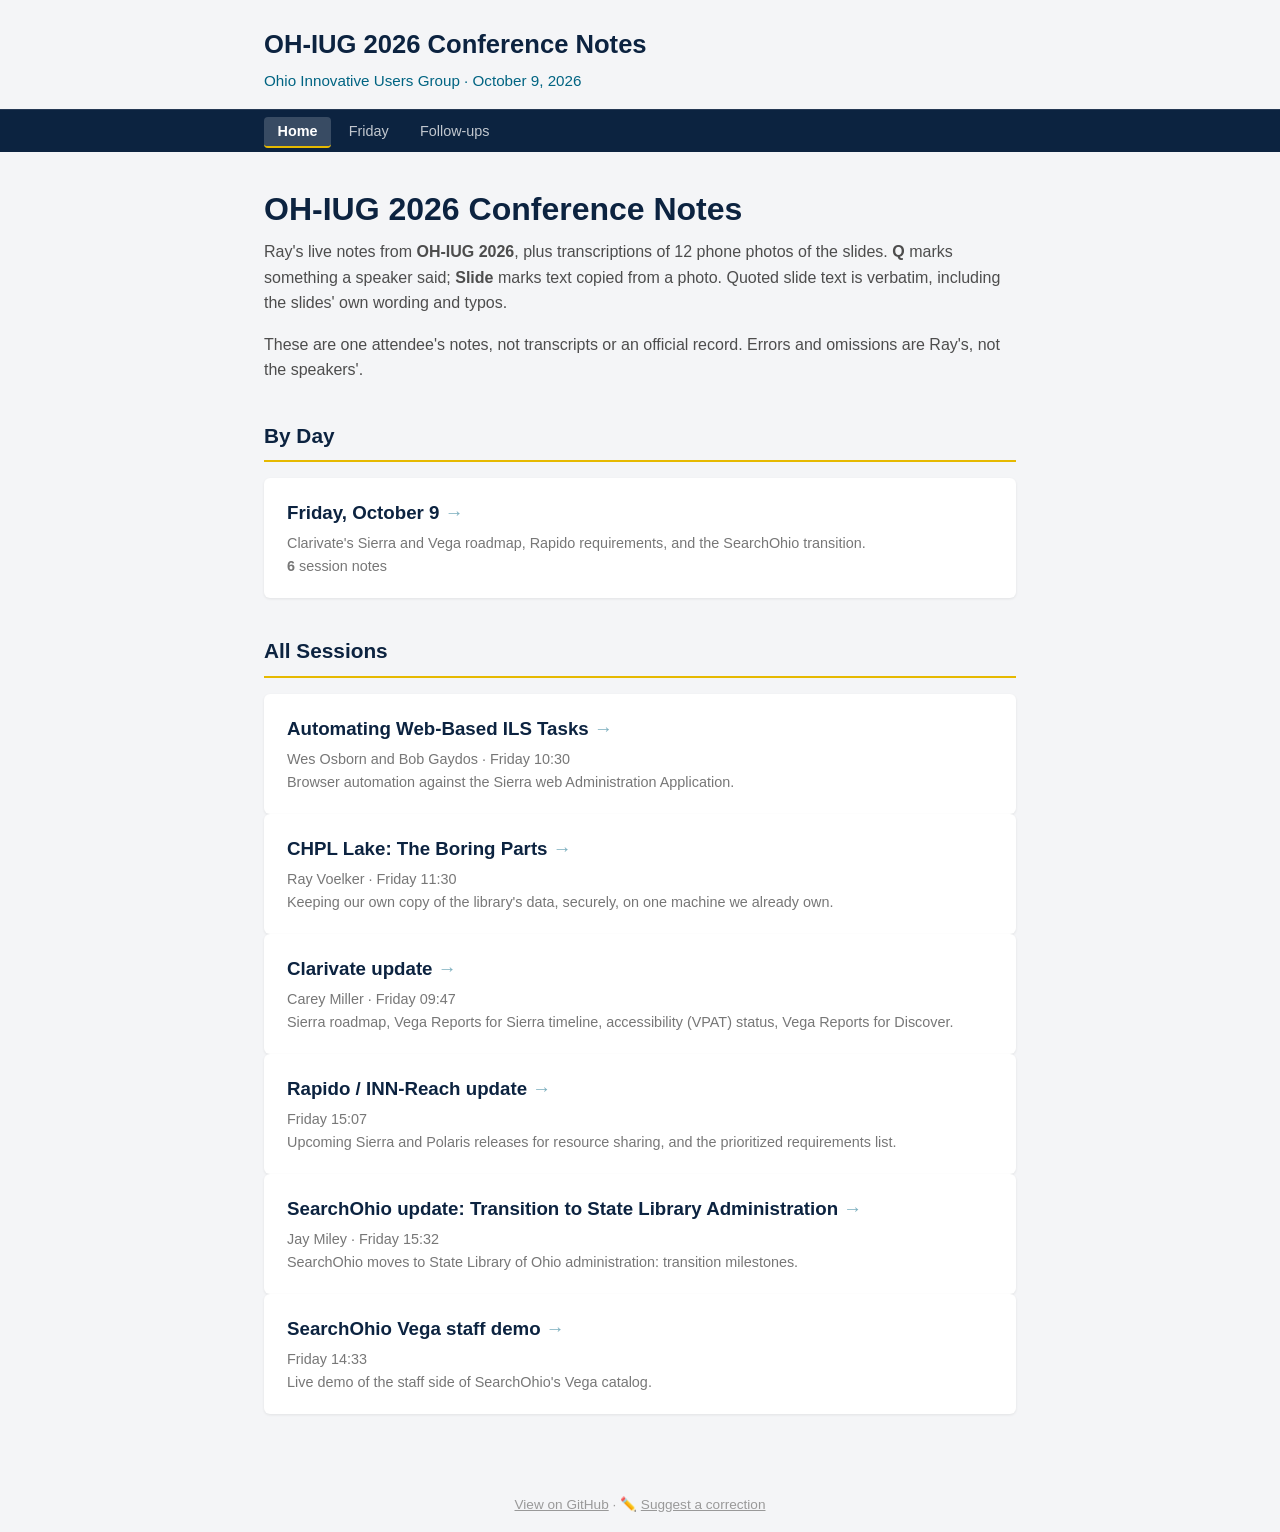
<file: docs/index.html>
<!DOCTYPE html>
<html lang="en">
<head>
  <meta charset="UTF-8">
  <meta name="viewport" content="width=device-width, initial-scale=1.0">
  <title>OH-IUG 2026 Conference Notes</title>
  <meta name="description" content="Ray's personal notes from the Ohio Innovative Users Group day, October 9, 2026.">
  <meta property="og:title" content="OH-IUG 2026 Conference Notes">
  <meta property="og:description" content="Ray's personal notes from the Ohio Innovative Users Group day, October 9, 2026.">
  
  <meta property="og:url" content="https://rayvoelker.github.io/ohiug2026-shared/index.html">
  <meta property="og:type" content="website">
  <meta property="og:site_name" content="OH-IUG 2026 Conference Notes">
  <meta name="twitter:card" content="summary">
  <meta name="twitter:title" content="OH-IUG 2026 Conference Notes">
  <meta name="twitter:description" content="Ray's personal notes from the Ohio Innovative Users Group day, October 9, 2026.">
  
  <link rel="stylesheet" href="style.css">
  <link rel="help" href="llms.txt" title="LLM site navigation">
  
</head>
<body>

  
  <header class="site-header">
    <h1 class="site-title"><a href="index.html">OH-IUG 2026 Conference Notes</a></h1>
    <p class="site-subtitle">Ohio Innovative Users Group &middot; October 9, 2026</p>
  </header>
  

  <nav>
    <ul>
      
      <li><a href="index.html" class="active">Home</a></li>
      
      <li><a href="friday.html">Friday</a></li>
      
      <li><a href="follow-ups.html">Follow-ups</a></li>
      
    </ul>
  </nav>

  <div class="container">
    
    
<h1>OH-IUG 2026 Conference Notes</h1>


<p>Ray's live notes from <strong>OH-IUG 2026</strong>, plus transcriptions of 12 phone photos of the slides.
<strong>Q</strong> marks something a speaker said; <strong>Slide</strong> marks text copied from a photo. Quoted slide text is
verbatim, including the slides' own wording and typos.</p>
<p>These are one attendee's notes, not transcripts or an official record. Errors and omissions are Ray's,
not the speakers'.</p>




<h2>By Day</h2>
<div class="section-list">
  
  <a class="day-card" href="friday.html">
    <div class="day-info">
      <h3>Friday, October 9</h3>
      <p>Clarivate's Sierra and Vega roadmap, Rapido requirements, and the SearchOhio transition.</p>
      <p><strong>6</strong> session notes</p>
    </div>
  </a>
  
</div>




<h2>All Sessions</h2>
<div class="section-list">
  
  <a class="day-card" href="automating-web-based-ils-tasks.html">
    <div class="day-info">
      <h3>Automating Web-Based ILS Tasks</h3>
      <p>Wes Osborn and Bob Gaydos &middot; Friday 10:30
      </p>
      <p>Browser automation against the Sierra web Administration Application.</p>
    </div>
  </a>
  
  <a class="day-card" href="boring-parts.html">
    <div class="day-info">
      <h3>CHPL Lake: The Boring Parts</h3>
      <p>Ray Voelker &middot; Friday 11:30
      </p>
      <p>Keeping our own copy of the library's data, securely, on one machine we already own.</p>
    </div>
  </a>
  
  <a class="day-card" href="clarivate-update.html">
    <div class="day-info">
      <h3>Clarivate update</h3>
      <p>Carey Miller &middot; Friday 09:47
      </p>
      <p>Sierra roadmap, Vega Reports for Sierra timeline, accessibility (VPAT) status, Vega Reports for Discover.</p>
    </div>
  </a>
  
  <a class="day-card" href="rapido-inn-reach-update.html">
    <div class="day-info">
      <h3>Rapido / INN-Reach update</h3>
      <p>Friday 15:07
      </p>
      <p>Upcoming Sierra and Polaris releases for resource sharing, and the prioritized requirements list.</p>
    </div>
  </a>
  
  <a class="day-card" href="searchohio-transition.html">
    <div class="day-info">
      <h3>SearchOhio update: Transition to State Library Administration</h3>
      <p>Jay Miley &middot; Friday 15:32
      </p>
      <p>SearchOhio moves to State Library of Ohio administration: transition milestones.</p>
    </div>
  </a>
  
  <a class="day-card" href="searchohio-vega-staff-demo.html">
    <div class="day-info">
      <h3>SearchOhio Vega staff demo</h3>
      <p>Friday 14:33
      </p>
      <p>Live demo of the staff side of SearchOhio's Vega catalog.</p>
    </div>
  </a>
  
</div>


  </div>

  <div class="footer">
    
    <div class="footer-text">
      
      <a href="https://github.com/rayvoelker/ohiug2026-shared">View on GitHub</a>
       &middot; &#9999;&#65039; <a href="https://github.com/rayvoelker/ohiug2026-shared/issues/new?title=Correction:+OH-IUG%202026%20Conference%20Notes&body=Page:+index.html%0A%0ACorrection:">Suggest a correction</a>
    </div>
  </div>

</body>
</html>
</file>
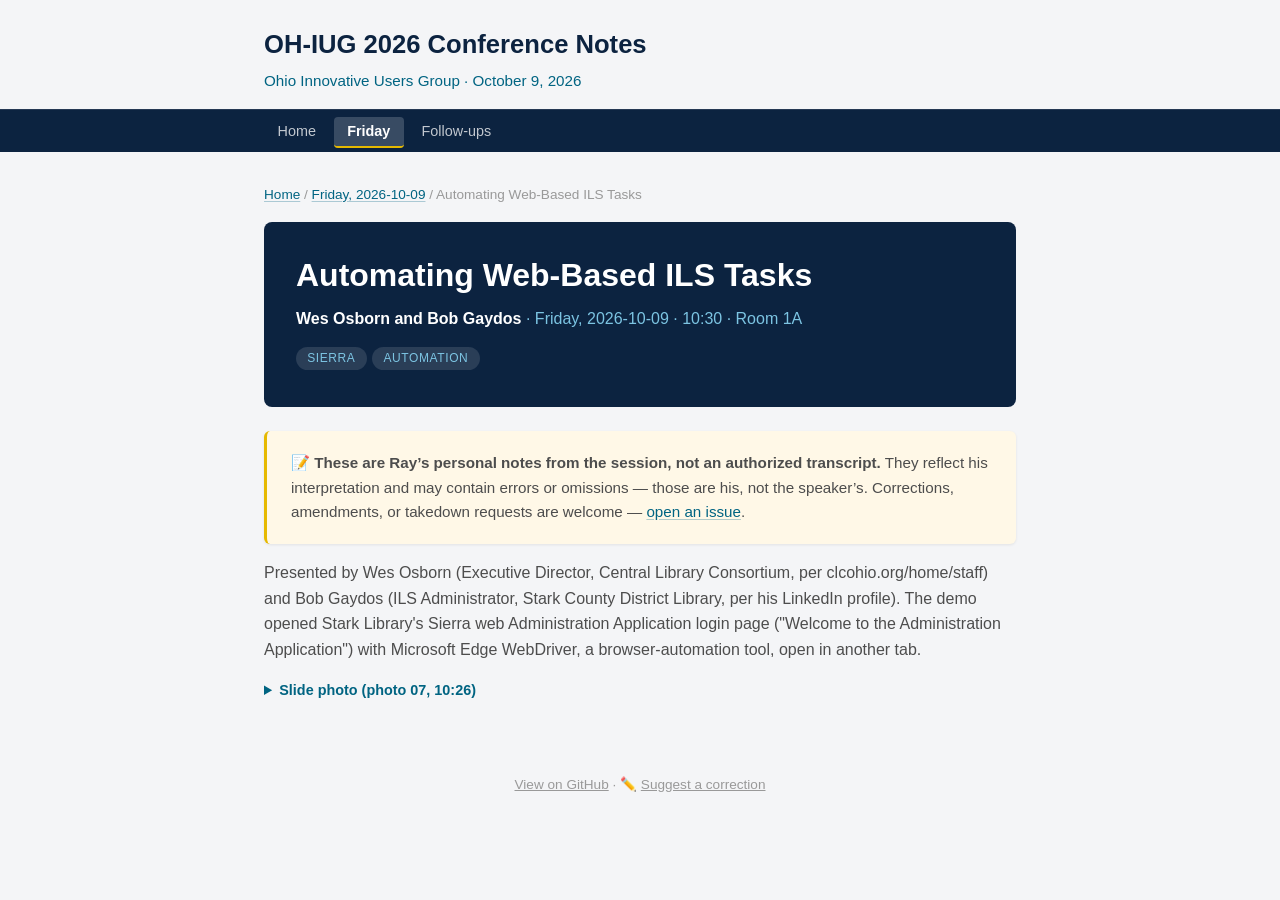
<file: docs/automating-web-based-ils-tasks.html>
<!DOCTYPE html>
<html lang="en">
<head>
  <meta charset="UTF-8">
  <meta name="viewport" content="width=device-width, initial-scale=1.0">
  <title>Automating Web-Based ILS Tasks — OH-IUG 2026 Conference Notes</title>
  <meta name="description" content="Browser automation against the Sierra web Administration Application.">
  <meta property="og:title" content="Automating Web-Based ILS Tasks">
  <meta property="og:description" content="Browser automation against the Sierra web Administration Application.">
  
  <meta property="og:url" content="https://rayvoelker.github.io/ohiug2026-shared/automating-web-based-ils-tasks.html">
  <meta property="og:type" content="article">
  <meta property="og:site_name" content="OH-IUG 2026 Conference Notes">
  <meta name="twitter:card" content="summary">
  <meta name="twitter:title" content="Automating Web-Based ILS Tasks">
  <meta name="twitter:description" content="Browser automation against the Sierra web Administration Application.">
  
  <link rel="stylesheet" href="style.css">
  <link rel="help" href="llms.txt" title="LLM site navigation">
  
</head>
<body>

  
  <header class="site-header">
    <h1 class="site-title"><a href="index.html">OH-IUG 2026 Conference Notes</a></h1>
    <p class="site-subtitle">Ohio Innovative Users Group &middot; October 9, 2026</p>
  </header>
  

  <nav>
    <ul>
      
      <li><a href="index.html">Home</a></li>
      
      <li><a href="friday.html" class="active">Friday</a></li>
      
      <li><a href="follow-ups.html">Follow-ups</a></li>
      
    </ul>
  </nav>

  <div class="container">
    
<div class="breadcrumb"><a href="index.html">Home</a> / <a href="friday.html">Friday, 2026-10-09</a> / Automating Web-Based ILS Tasks</div>

    
<div class="session-hero">
  <h1>Automating Web-Based ILS Tasks</h1>
  <p class="hero-meta"><strong>Wes Osborn and Bob Gaydos</strong> &middot; Friday, 2026-10-09 &middot; 10:30 &middot; Room 1A</p>
  
  <div class="hero-tags">
    <span class="tag-chip">Sierra</span><span class="tag-chip">automation</span>
  </div>
  
  
  
</div>



<div class="card supplemental-banner">
  <p>&#128221; <strong>These are Ray&rsquo;s personal notes from the session, not an authorized transcript.</strong> They reflect his interpretation and may contain errors or omissions &mdash; those are his, not the speaker&rsquo;s. Corrections, amendments, or takedown requests are welcome &mdash; <a href="https://github.com/rayvoelker/ohiug2026-shared/issues">open an issue</a>.</p>
</div>




<p>Presented by Wes Osborn (Executive Director, Central Library Consortium, per clcohio.org/home/staff) and Bob Gaydos (ILS Administrator, Stark County District Library, per his LinkedIn profile). The demo opened Stark Library's Sierra web Administration
Application login page (&quot;Welcome to the Administration Application&quot;) with Microsoft Edge WebDriver, a
browser-automation tool, open in another tab.</p>
<details class="slide-photo">
<summary>Slide photo (photo 07, 10:26)</summary>
<img src="photos/photo-07.jpg" alt="Photo 07">
</details>





  </div>

  <div class="footer">
    
    <div class="footer-text">
      
      <a href="https://github.com/rayvoelker/ohiug2026-shared">View on GitHub</a>
       &middot; &#9999;&#65039; <a href="https://github.com/rayvoelker/ohiug2026-shared/issues/new?title=Correction:+Automating%20Web-Based%20ILS%20Tasks&body=Page:+automating-web-based-ils-tasks.html%0A%0ACorrection:">Suggest a correction</a>
    </div>
  </div>

</body>
</html>
</file>
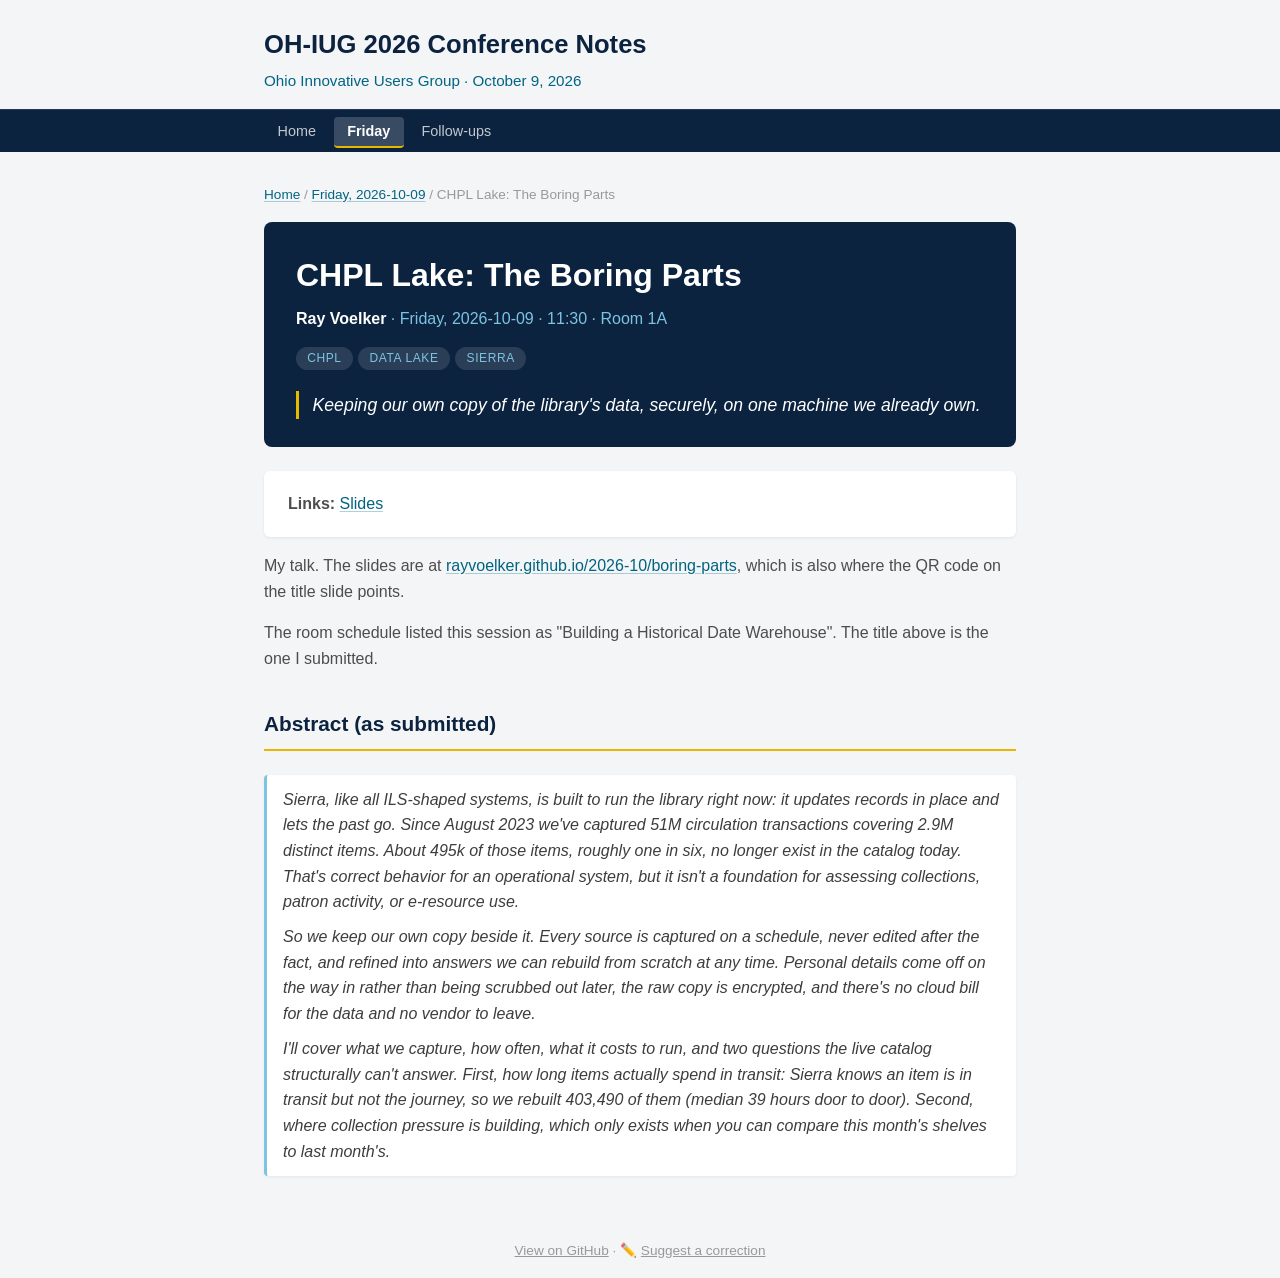
<file: docs/boring-parts.html>
<!DOCTYPE html>
<html lang="en">
<head>
  <meta charset="UTF-8">
  <meta name="viewport" content="width=device-width, initial-scale=1.0">
  <title>CHPL Lake: The Boring Parts — OH-IUG 2026 Conference Notes</title>
  <meta name="description" content="Keeping our own copy of the library's data, securely, on one machine we already own.">
  <meta property="og:title" content="CHPL Lake: The Boring Parts">
  <meta property="og:description" content="Keeping our own copy of the library's data, securely, on one machine we already own.">
  
  <meta property="og:url" content="https://rayvoelker.github.io/ohiug2026-shared/boring-parts.html">
  <meta property="og:type" content="article">
  <meta property="og:site_name" content="OH-IUG 2026 Conference Notes">
  <meta name="twitter:card" content="summary">
  <meta name="twitter:title" content="CHPL Lake: The Boring Parts">
  <meta name="twitter:description" content="Keeping our own copy of the library's data, securely, on one machine we already own.">
  
  <link rel="stylesheet" href="style.css">
  <link rel="help" href="llms.txt" title="LLM site navigation">
  
</head>
<body>

  
  <header class="site-header">
    <h1 class="site-title"><a href="index.html">OH-IUG 2026 Conference Notes</a></h1>
    <p class="site-subtitle">Ohio Innovative Users Group &middot; October 9, 2026</p>
  </header>
  

  <nav>
    <ul>
      
      <li><a href="index.html">Home</a></li>
      
      <li><a href="friday.html" class="active">Friday</a></li>
      
      <li><a href="follow-ups.html">Follow-ups</a></li>
      
    </ul>
  </nav>

  <div class="container">
    
<div class="breadcrumb"><a href="index.html">Home</a> / <a href="friday.html">Friday, 2026-10-09</a> / CHPL Lake: The Boring Parts</div>

    
<div class="session-hero">
  <h1>CHPL Lake: The Boring Parts</h1>
  <p class="hero-meta"><strong>Ray Voelker</strong> &middot; Friday, 2026-10-09 &middot; 11:30 &middot; Room 1A</p>
  
  <div class="hero-tags">
    <span class="tag-chip">CHPL</span><span class="tag-chip">data lake</span><span class="tag-chip">Sierra</span>
  </div>
  
  <p class="hero-verdict">Keeping our own copy of the library's data, securely, on one machine we already own.</p>
  
</div>





<div class="card">
  <p><strong>Links:</strong>
    <a href="https://rayvoelker.github.io/2026-10/boring-parts/">Slides</a>
  </p>
</div>


<p>My talk. The slides are at
<a href="https://rayvoelker.github.io/2026-10/boring-parts/">rayvoelker.github.io/2026-10/boring-parts</a>, which
is also where the QR code on the title slide points.</p>
<p>The room schedule listed this session as &quot;Building a Historical Date Warehouse&quot;. The title above is the
one I submitted.</p>
<h2>Abstract (as submitted)</h2>
<blockquote>
<p>Sierra, like all ILS-shaped systems, is built to run the library right now: it updates
records in place and lets the past go. Since August 2023 we've captured 51M circulation
transactions covering 2.9M distinct items. About 495k of those items, roughly one in six,
no longer exist in the catalog today. That's correct behavior for an operational system,
but it isn't a foundation for assessing collections, patron activity, or e-resource use.</p>
<p>So we keep our own copy beside it. Every source is captured on a schedule, never edited
after the fact, and refined into answers we can rebuild from scratch at any time. Personal
details come off on the way in rather than being scrubbed out later, the raw copy is
encrypted, and there's no cloud bill for the data and no vendor to leave.</p>
<p>I'll cover what we capture, how often, what it costs to run, and two questions the live
catalog structurally can't answer. First, how long items actually spend in transit: Sierra
knows an item is in transit but not the journey, so we rebuilt 403,490 of them (median 39
hours door to door). Second, where collection pressure is building, which only exists when
you can compare this month's shelves to last month's.</p>
</blockquote>




  </div>

  <div class="footer">
    
    <div class="footer-text">
      
      <a href="https://github.com/rayvoelker/ohiug2026-shared">View on GitHub</a>
       &middot; &#9999;&#65039; <a href="https://github.com/rayvoelker/ohiug2026-shared/issues/new?title=Correction:+CHPL%20Lake%3A%20The%20Boring%20Parts&body=Page:+boring-parts.html%0A%0ACorrection:">Suggest a correction</a>
    </div>
  </div>

</body>
</html>
</file>
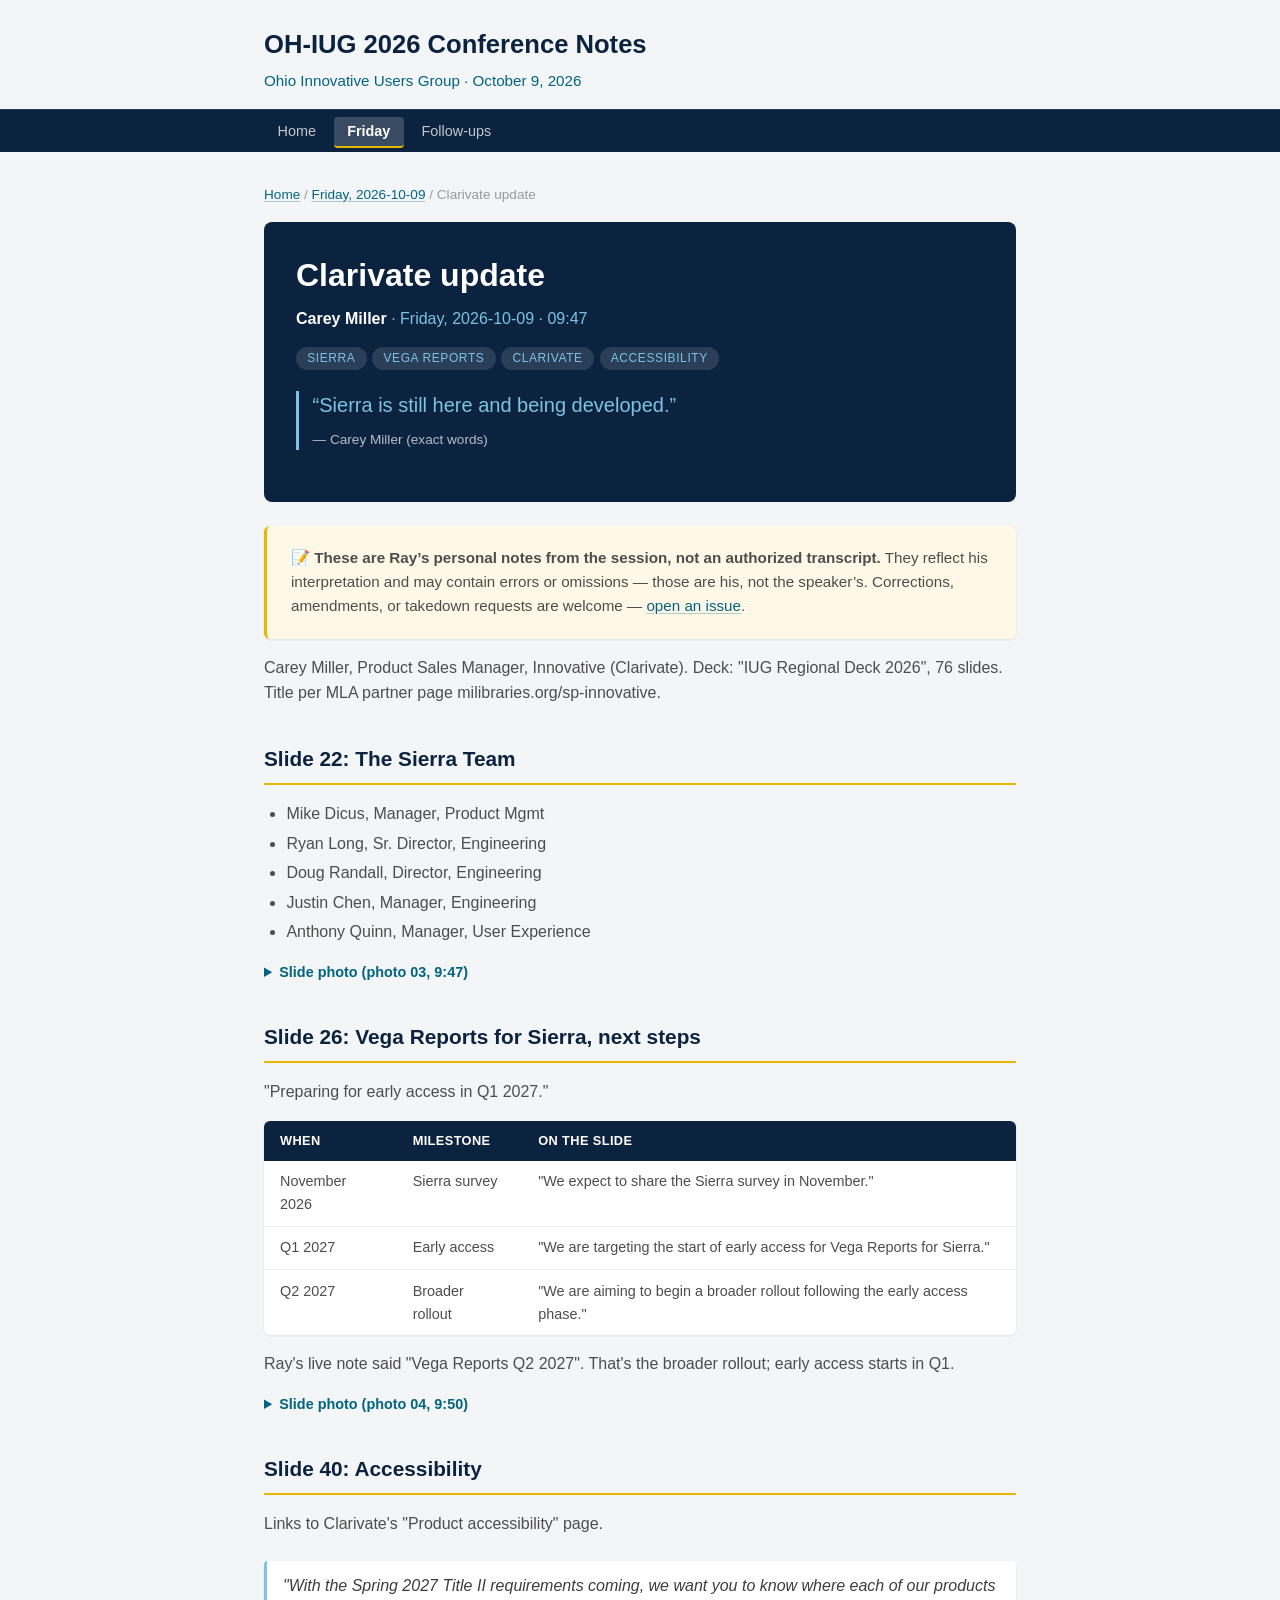
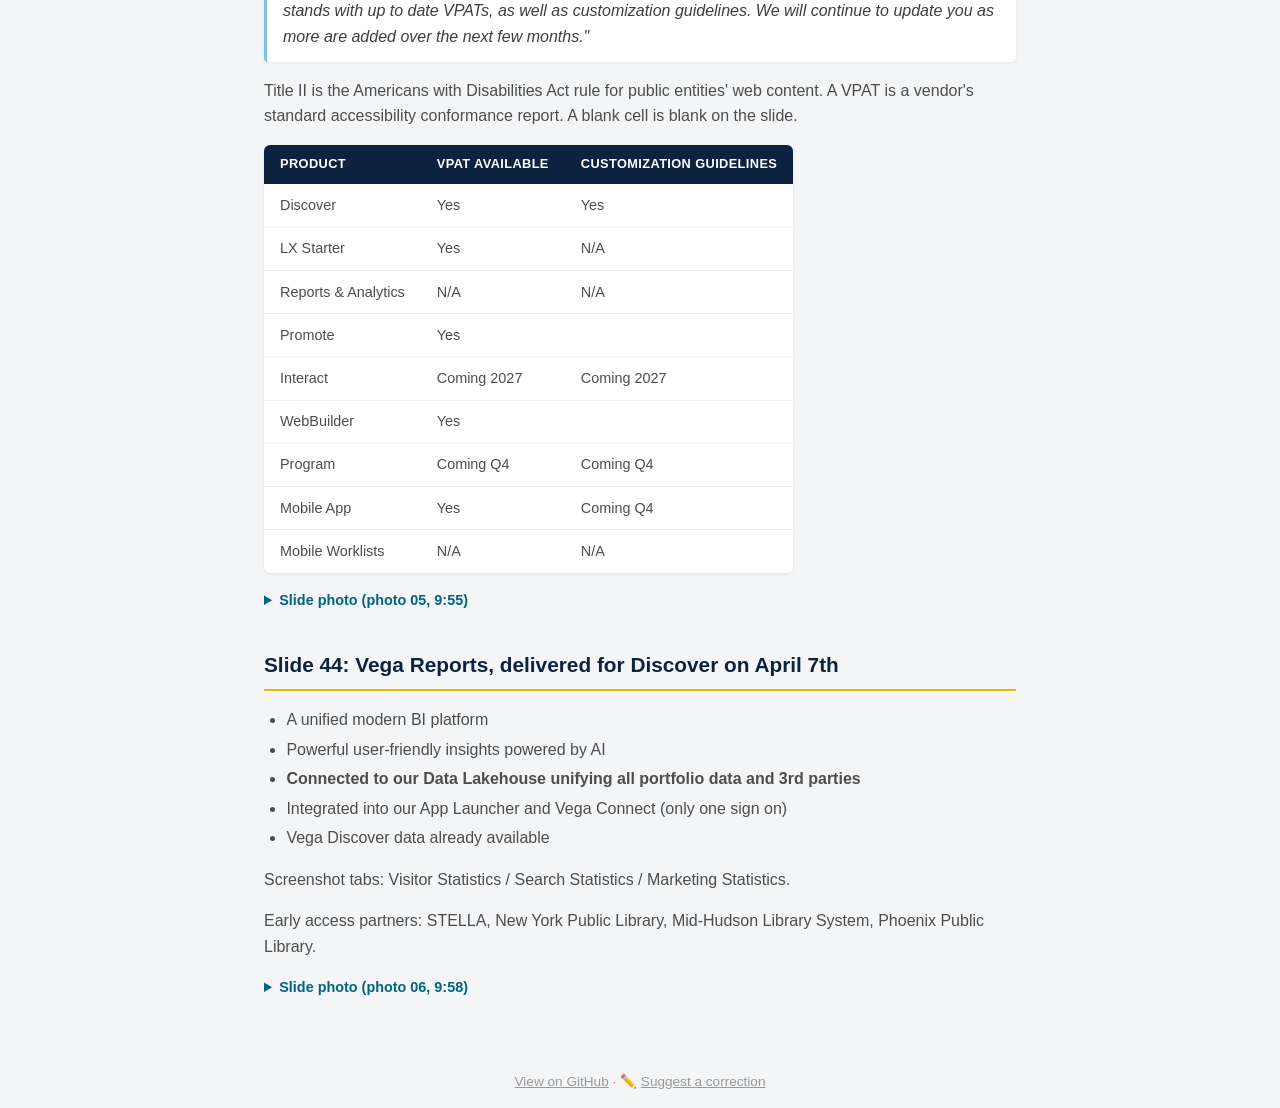
<file: docs/clarivate-update.html>
<!DOCTYPE html>
<html lang="en">
<head>
  <meta charset="UTF-8">
  <meta name="viewport" content="width=device-width, initial-scale=1.0">
  <title>Clarivate update — OH-IUG 2026 Conference Notes</title>
  <meta name="description" content="Sierra roadmap, Vega Reports for Sierra timeline, accessibility (VPAT) status, Vega Reports for Discover.">
  <meta property="og:title" content="Clarivate update">
  <meta property="og:description" content="Sierra roadmap, Vega Reports for Sierra timeline, accessibility (VPAT) status, Vega Reports for Discover.">
  
  <meta property="og:url" content="https://rayvoelker.github.io/ohiug2026-shared/clarivate-update.html">
  <meta property="og:type" content="article">
  <meta property="og:site_name" content="OH-IUG 2026 Conference Notes">
  <meta name="twitter:card" content="summary">
  <meta name="twitter:title" content="Clarivate update">
  <meta name="twitter:description" content="Sierra roadmap, Vega Reports for Sierra timeline, accessibility (VPAT) status, Vega Reports for Discover.">
  
  <link rel="stylesheet" href="style.css">
  <link rel="help" href="llms.txt" title="LLM site navigation">
  
</head>
<body>

  
  <header class="site-header">
    <h1 class="site-title"><a href="index.html">OH-IUG 2026 Conference Notes</a></h1>
    <p class="site-subtitle">Ohio Innovative Users Group &middot; October 9, 2026</p>
  </header>
  

  <nav>
    <ul>
      
      <li><a href="index.html">Home</a></li>
      
      <li><a href="friday.html" class="active">Friday</a></li>
      
      <li><a href="follow-ups.html">Follow-ups</a></li>
      
    </ul>
  </nav>

  <div class="container">
    
<div class="breadcrumb"><a href="index.html">Home</a> / <a href="friday.html">Friday, 2026-10-09</a> / Clarivate update</div>

    
<div class="session-hero">
  <h1>Clarivate update</h1>
  <p class="hero-meta"><strong>Carey Miller</strong> &middot; Friday, 2026-10-09 &middot; 09:47</p>
  
  <div class="hero-tags">
    <span class="tag-chip">Sierra</span><span class="tag-chip">Vega Reports</span><span class="tag-chip">Clarivate</span><span class="tag-chip">accessibility</span>
  </div>
  
  
  
  
  <blockquote class="hero-quote">
    
    <p>&ldquo;Sierra is still here and being developed.&rdquo;</p>
    <cite>&mdash; Carey Miller (exact words)</cite>
    
  </blockquote>
  
</div>



<div class="card supplemental-banner">
  <p>&#128221; <strong>These are Ray&rsquo;s personal notes from the session, not an authorized transcript.</strong> They reflect his interpretation and may contain errors or omissions &mdash; those are his, not the speaker&rsquo;s. Corrections, amendments, or takedown requests are welcome &mdash; <a href="https://github.com/rayvoelker/ohiug2026-shared/issues">open an issue</a>.</p>
</div>




<p>Carey Miller, Product Sales Manager, Innovative (Clarivate). Deck: &quot;IUG Regional Deck 2026&quot;, 76 slides.
Title per MLA partner page milibraries.org/sp-innovative.</p>
<h2>Slide 22: The Sierra Team</h2>
<ul>
<li>Mike Dicus, Manager, Product Mgmt</li>
<li>Ryan Long, Sr. Director, Engineering</li>
<li>Doug Randall, Director, Engineering</li>
<li>Justin Chen, Manager, Engineering</li>
<li>Anthony Quinn, Manager, User Experience</li>
</ul>
<details class="slide-photo">
<summary>Slide photo (photo 03, 9:47)</summary>
<img src="photos/photo-03.jpg" alt="Slide 22, The Sierra Team: five headshots with names and titles">
</details>

<h2>Slide 26: Vega Reports for Sierra, next steps</h2>
<p>&quot;Preparing for early access in Q1 2027.&quot;</p>
<table>
<thead>
<tr>
  <th>When</th>
  <th>Milestone</th>
  <th>On the slide</th>
</tr>
</thead>
<tbody>
<tr>
  <td>November 2026</td>
  <td>Sierra survey</td>
  <td>&quot;We expect to share the Sierra survey in November.&quot;</td>
</tr>
<tr>
  <td>Q1 2027</td>
  <td>Early access</td>
  <td>&quot;We are targeting the start of early access for Vega Reports for Sierra.&quot;</td>
</tr>
<tr>
  <td>Q2 2027</td>
  <td>Broader rollout</td>
  <td>&quot;We are aiming to begin a broader rollout following the early access phase.&quot;</td>
</tr>
</tbody>
</table>
<p>Ray's live note said &quot;Vega Reports Q2 2027&quot;. That's the broader rollout; early access starts in Q1.</p>
<details class="slide-photo">
<summary>Slide photo (photo 04, 9:50)</summary>
<img src="photos/photo-04.jpg" alt="Slide 26, Vega Reports for Sierra: next steps">
</details>

<h2>Slide 40: Accessibility</h2>
<p>Links to Clarivate's &quot;Product accessibility&quot; page.</p>
<blockquote>
<p>&quot;With the Spring 2027 Title II requirements coming, we want you to know where each of our products
stands with up to date VPATs, as well as customization guidelines. We will continue to update you as
more are added over the next few months.&quot;</p>
</blockquote>
<p>Title II is the Americans with Disabilities Act rule for public entities' web content. A VPAT is a
vendor's standard accessibility conformance report. A blank cell is blank on the slide.</p>
<table>
<thead>
<tr>
  <th>Product</th>
  <th>VPAT available</th>
  <th>Customization guidelines</th>
</tr>
</thead>
<tbody>
<tr>
  <td>Discover</td>
  <td>Yes</td>
  <td>Yes</td>
</tr>
<tr>
  <td>LX Starter</td>
  <td>Yes</td>
  <td>N/A</td>
</tr>
<tr>
  <td>Reports &amp; Analytics</td>
  <td>N/A</td>
  <td>N/A</td>
</tr>
<tr>
  <td>Promote</td>
  <td>Yes</td>
  <td></td>
</tr>
<tr>
  <td>Interact</td>
  <td>Coming 2027</td>
  <td>Coming 2027</td>
</tr>
<tr>
  <td>WebBuilder</td>
  <td>Yes</td>
  <td></td>
</tr>
<tr>
  <td>Program</td>
  <td>Coming Q4</td>
  <td>Coming Q4</td>
</tr>
<tr>
  <td>Mobile App</td>
  <td>Yes</td>
  <td>Coming Q4</td>
</tr>
<tr>
  <td>Mobile Worklists</td>
  <td>N/A</td>
  <td>N/A</td>
</tr>
</tbody>
</table>
<details class="slide-photo">
<summary>Slide photo (photo 05, 9:55)</summary>
<img src="photos/photo-05.jpg" alt="Slide 40, Accessibility: product VPAT table">
</details>

<h2>Slide 44: Vega Reports, delivered for Discover on April 7th</h2>
<ul>
<li>A unified modern BI platform</li>
<li>Powerful user-friendly insights powered by AI</li>
<li><strong>Connected to our Data Lakehouse unifying all portfolio data and 3rd parties</strong></li>
<li>Integrated into our App Launcher and Vega Connect (only one sign on)</li>
<li>Vega Discover data already available</li>
</ul>
<p>Screenshot tabs: Visitor Statistics / Search Statistics / Marketing Statistics.</p>
<p>Early access partners: STELLA, New York Public Library, Mid-Hudson Library System, Phoenix Public Library.</p>
<details class="slide-photo">
<summary>Slide photo (photo 06, 9:58)</summary>
<img src="photos/photo-06.jpg" alt="Slide 44, Vega Reports delivered for Discover">
</details>





  </div>

  <div class="footer">
    
    <div class="footer-text">
      
      <a href="https://github.com/rayvoelker/ohiug2026-shared">View on GitHub</a>
       &middot; &#9999;&#65039; <a href="https://github.com/rayvoelker/ohiug2026-shared/issues/new?title=Correction:+Clarivate%20update&body=Page:+clarivate-update.html%0A%0ACorrection:">Suggest a correction</a>
    </div>
  </div>

</body>
</html>
</file>
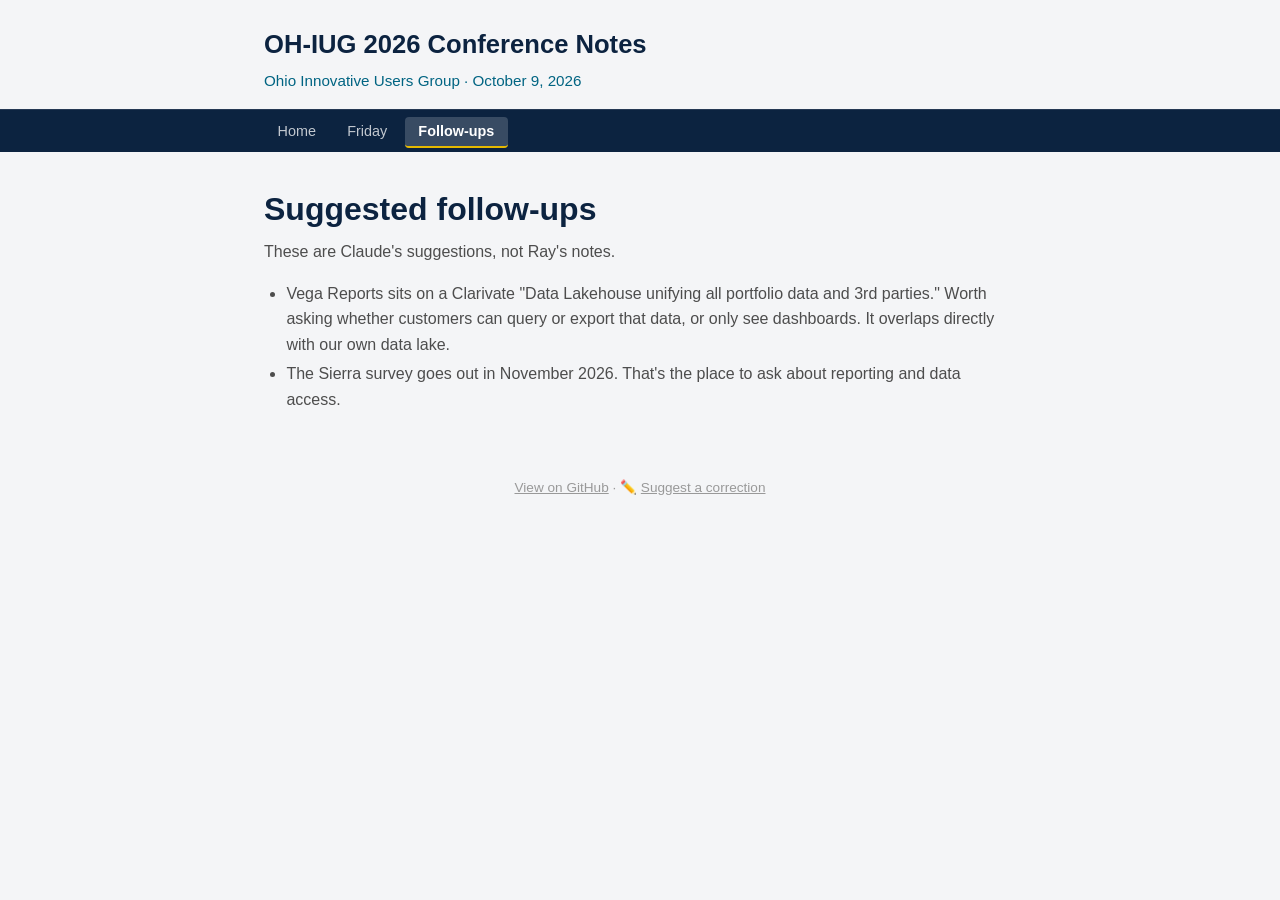
<file: docs/follow-ups.html>
<!DOCTYPE html>
<html lang="en">
<head>
  <meta charset="UTF-8">
  <meta name="viewport" content="width=device-width, initial-scale=1.0">
  <title>Suggested follow-ups — OH-IUG 2026 Conference Notes</title>
  <meta name="description" content="Questions worth raising with Clarivate. Claude's suggestions, not Ray's notes.">
  <meta property="og:title" content="Suggested follow-ups">
  <meta property="og:description" content="Questions worth raising with Clarivate. Claude's suggestions, not Ray's notes.">
  
  <meta property="og:url" content="https://rayvoelker.github.io/ohiug2026-shared/follow-ups.html">
  <meta property="og:type" content="website">
  <meta property="og:site_name" content="OH-IUG 2026 Conference Notes">
  <meta name="twitter:card" content="summary">
  <meta name="twitter:title" content="Suggested follow-ups">
  <meta name="twitter:description" content="Questions worth raising with Clarivate. Claude's suggestions, not Ray's notes.">
  
  <link rel="stylesheet" href="style.css">
  <link rel="help" href="llms.txt" title="LLM site navigation">
  
</head>
<body>

  
  <header class="site-header">
    <h1 class="site-title"><a href="index.html">OH-IUG 2026 Conference Notes</a></h1>
    <p class="site-subtitle">Ohio Innovative Users Group &middot; October 9, 2026</p>
  </header>
  

  <nav>
    <ul>
      
      <li><a href="index.html">Home</a></li>
      
      <li><a href="friday.html">Friday</a></li>
      
      <li><a href="follow-ups.html" class="active">Follow-ups</a></li>
      
    </ul>
  </nav>

  <div class="container">
    
    
<h1>Suggested follow-ups</h1>


<p>These are Claude's suggestions, not Ray's notes.</p>
<ul>
<li>Vega Reports sits on a Clarivate &quot;Data Lakehouse unifying all portfolio data and 3rd parties.&quot;
Worth asking whether customers can query or export that data, or only see dashboards. It overlaps
directly with our own data lake.</li>
<li>The Sierra survey goes out in November 2026. That's the place to ask about reporting and data access.</li>
</ul>


  </div>

  <div class="footer">
    
    <div class="footer-text">
      
      <a href="https://github.com/rayvoelker/ohiug2026-shared">View on GitHub</a>
       &middot; &#9999;&#65039; <a href="https://github.com/rayvoelker/ohiug2026-shared/issues/new?title=Correction:+Suggested%20follow-ups&body=Page:+follow-ups.html%0A%0ACorrection:">Suggest a correction</a>
    </div>
  </div>

</body>
</html>
</file>
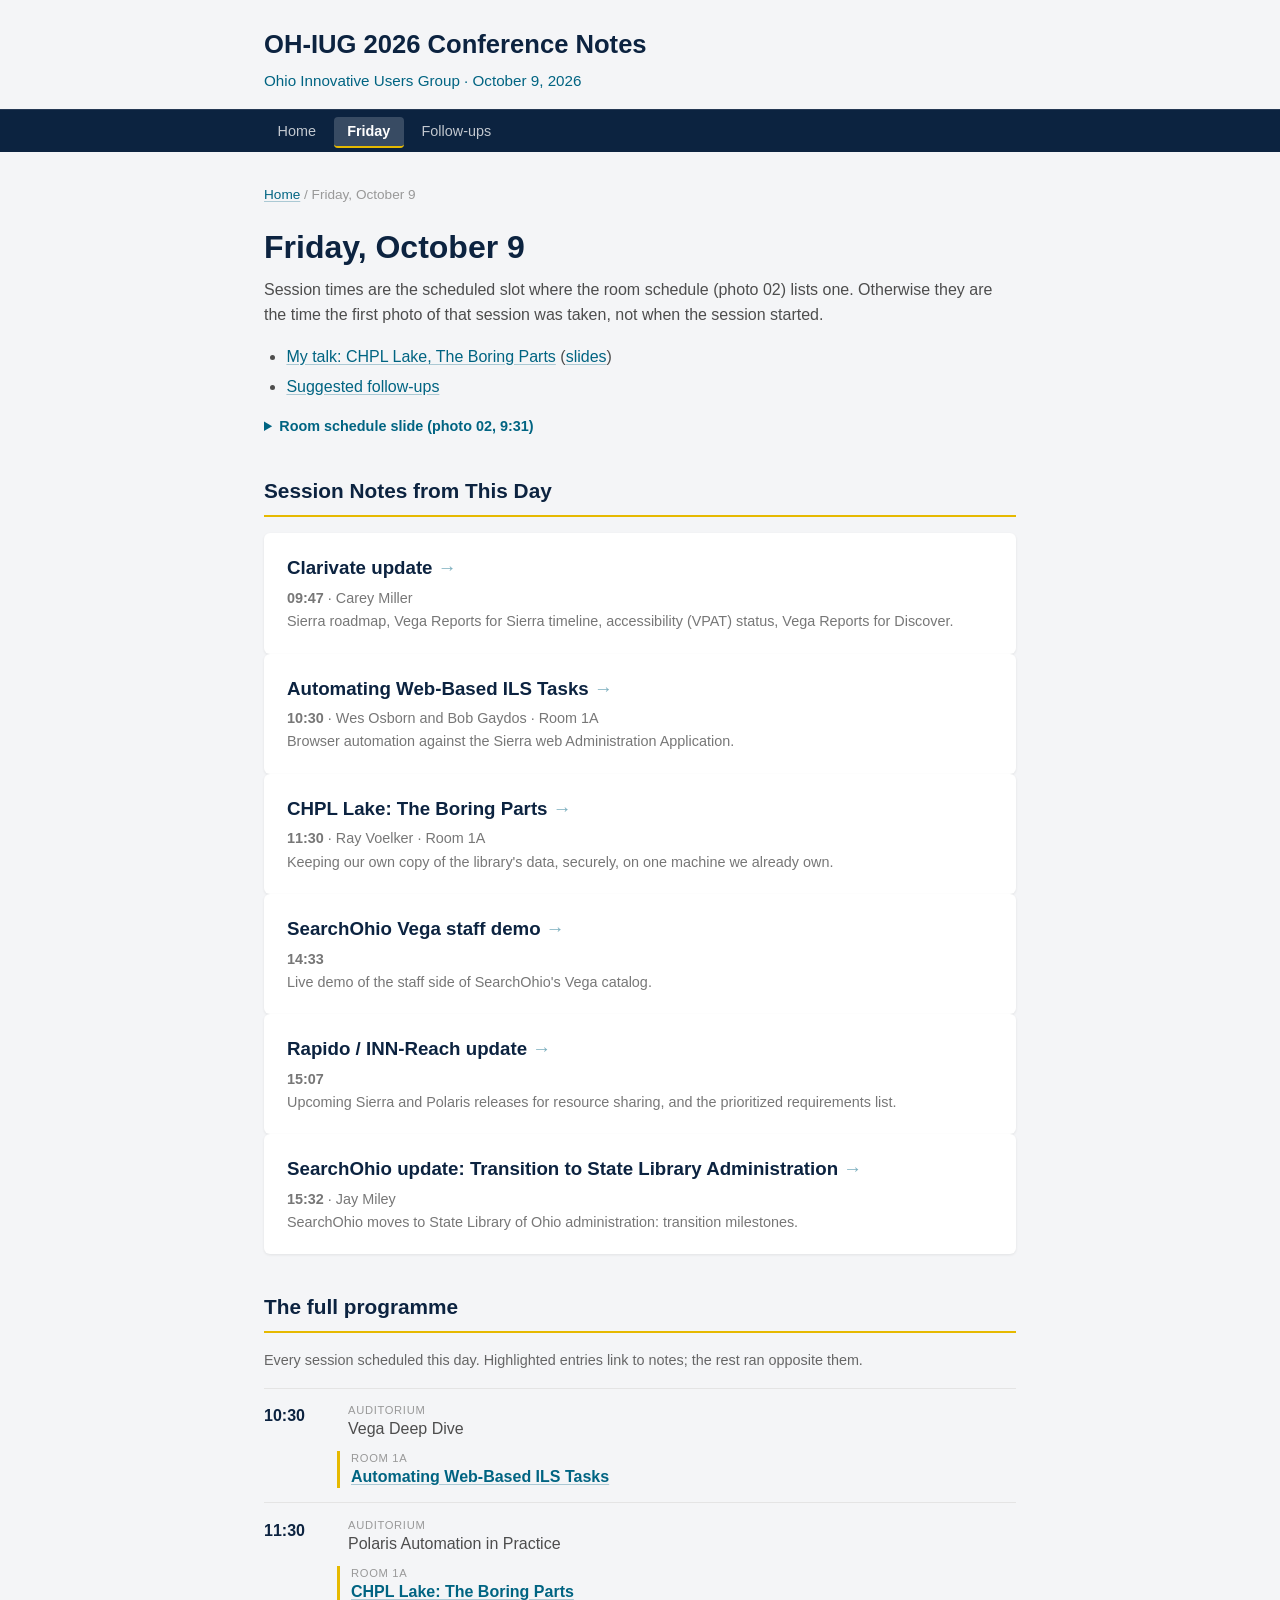
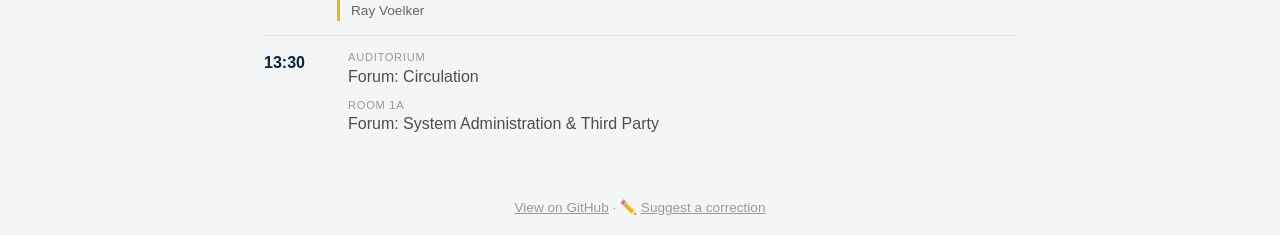
<file: docs/friday.html>
<!DOCTYPE html>
<html lang="en">
<head>
  <meta charset="UTF-8">
  <meta name="viewport" content="width=device-width, initial-scale=1.0">
  <title>Friday, October 9 — OH-IUG 2026 Conference Notes</title>
  <meta name="description" content="Clarivate's Sierra and Vega roadmap, Rapido requirements, and the SearchOhio transition.">
  <meta property="og:title" content="Friday, October 9">
  <meta property="og:description" content="Clarivate's Sierra and Vega roadmap, Rapido requirements, and the SearchOhio transition.">
  
  <meta property="og:url" content="https://rayvoelker.github.io/ohiug2026-shared/friday.html">
  <meta property="og:type" content="website">
  <meta property="og:site_name" content="OH-IUG 2026 Conference Notes">
  <meta name="twitter:card" content="summary">
  <meta name="twitter:title" content="Friday, October 9">
  <meta name="twitter:description" content="Clarivate's Sierra and Vega roadmap, Rapido requirements, and the SearchOhio transition.">
  
  <link rel="stylesheet" href="style.css">
  <link rel="help" href="llms.txt" title="LLM site navigation">
  
</head>
<body>

  
  <header class="site-header">
    <h1 class="site-title"><a href="index.html">OH-IUG 2026 Conference Notes</a></h1>
    <p class="site-subtitle">Ohio Innovative Users Group &middot; October 9, 2026</p>
  </header>
  

  <nav>
    <ul>
      
      <li><a href="index.html">Home</a></li>
      
      <li><a href="friday.html" class="active">Friday</a></li>
      
      <li><a href="follow-ups.html">Follow-ups</a></li>
      
    </ul>
  </nav>

  <div class="container">
    
<div class="breadcrumb"><a href="index.html">Home</a> / Friday, October 9</div>

    
<h1>Friday, October 9</h1>


<p>Session times are the scheduled slot where the room schedule (photo 02) lists one. Otherwise they are
the time the first photo of that session was taken, not when the session started.</p>
<ul>
<li><a href="boring-parts.html">My talk: CHPL Lake, The Boring Parts</a> (<a href="https://rayvoelker.github.io/2026-10/boring-parts/">slides</a>)</li>
<li><a href="follow-ups.html">Suggested follow-ups</a></li>
</ul>
<details class="slide-photo">
<summary>Room schedule slide (photo 02, 9:31)</summary>
<img src="photos/photo-02.jpg" alt="Room assignments slide">
</details>





<h2>Session Notes from This Day</h2>
<div class="section-list">
  
  <a class="day-card" href="clarivate-update.html">
    <div class="day-info">
      <h3>Clarivate update</h3>
      <p><strong>09:47</strong> &middot; Carey Miller</p>
      <p>Sierra roadmap, Vega Reports for Sierra timeline, accessibility (VPAT) status, Vega Reports for Discover.</p>
    </div>
  </a>
  
  <a class="day-card" href="automating-web-based-ils-tasks.html">
    <div class="day-info">
      <h3>Automating Web-Based ILS Tasks</h3>
      <p><strong>10:30</strong> &middot; Wes Osborn and Bob Gaydos &middot; Room 1A</p>
      <p>Browser automation against the Sierra web Administration Application.</p>
    </div>
  </a>
  
  <a class="day-card" href="boring-parts.html">
    <div class="day-info">
      <h3>CHPL Lake: The Boring Parts</h3>
      <p><strong>11:30</strong> &middot; Ray Voelker &middot; Room 1A</p>
      <p>Keeping our own copy of the library's data, securely, on one machine we already own.</p>
    </div>
  </a>
  
  <a class="day-card" href="searchohio-vega-staff-demo.html">
    <div class="day-info">
      <h3>SearchOhio Vega staff demo</h3>
      <p><strong>14:33</strong></p>
      <p>Live demo of the staff side of SearchOhio's Vega catalog.</p>
    </div>
  </a>
  
  <a class="day-card" href="rapido-inn-reach-update.html">
    <div class="day-info">
      <h3>Rapido / INN-Reach update</h3>
      <p><strong>15:07</strong></p>
      <p>Upcoming Sierra and Polaris releases for resource sharing, and the prioritized requirements list.</p>
    </div>
  </a>
  
  <a class="day-card" href="searchohio-transition.html">
    <div class="day-info">
      <h3>SearchOhio update: Transition to State Library Administration</h3>
      <p><strong>15:32</strong> &middot; Jay Miley</p>
      <p>SearchOhio moves to State Library of Ohio administration: transition milestones.</p>
    </div>
  </a>
  
</div>




<h2>The full programme</h2>
<p class="programme-note">
  Every session scheduled this day. Highlighted entries link to notes; the rest
  ran opposite them.
</p>
<div class="programme">
  
  <div class="programme-slot">
    <div class="slot-time">10:30</div>
    <ul class="slot-sessions">
      
      <li><span class="slot-room">Auditorium</span><span class="slot-title">Vega Deep Dive</span></li>
      
      <li class="attended"><span class="slot-room">Room 1A</span><a href="automating-web-based-ils-tasks.html">Automating Web-Based ILS Tasks</a></li>
      
    </ul>
  </div>
  
  <div class="programme-slot">
    <div class="slot-time">11:30</div>
    <ul class="slot-sessions">
      
      <li><span class="slot-room">Auditorium</span><span class="slot-title">Polaris Automation in Practice</span></li>
      
      <li class="attended"><span class="slot-room">Room 1A</span><a href="boring-parts.html">CHPL Lake: The Boring Parts</a><span class="slot-speaker">Ray Voelker</span></li>
      
    </ul>
  </div>
  
  <div class="programme-slot">
    <div class="slot-time">13:30</div>
    <ul class="slot-sessions">
      
      <li><span class="slot-room">Auditorium</span><span class="slot-title">Forum: Circulation</span></li>
      
      <li><span class="slot-room">Room 1A</span><span class="slot-title">Forum: System Administration & Third Party</span></li>
      
    </ul>
  </div>
  
</div>


  </div>

  <div class="footer">
    
    <div class="footer-text">
      
      <a href="https://github.com/rayvoelker/ohiug2026-shared">View on GitHub</a>
       &middot; &#9999;&#65039; <a href="https://github.com/rayvoelker/ohiug2026-shared/issues/new?title=Correction:+Friday%2C%20October%209&body=Page:+friday.html%0A%0ACorrection:">Suggest a correction</a>
    </div>
  </div>

</body>
</html>
</file>
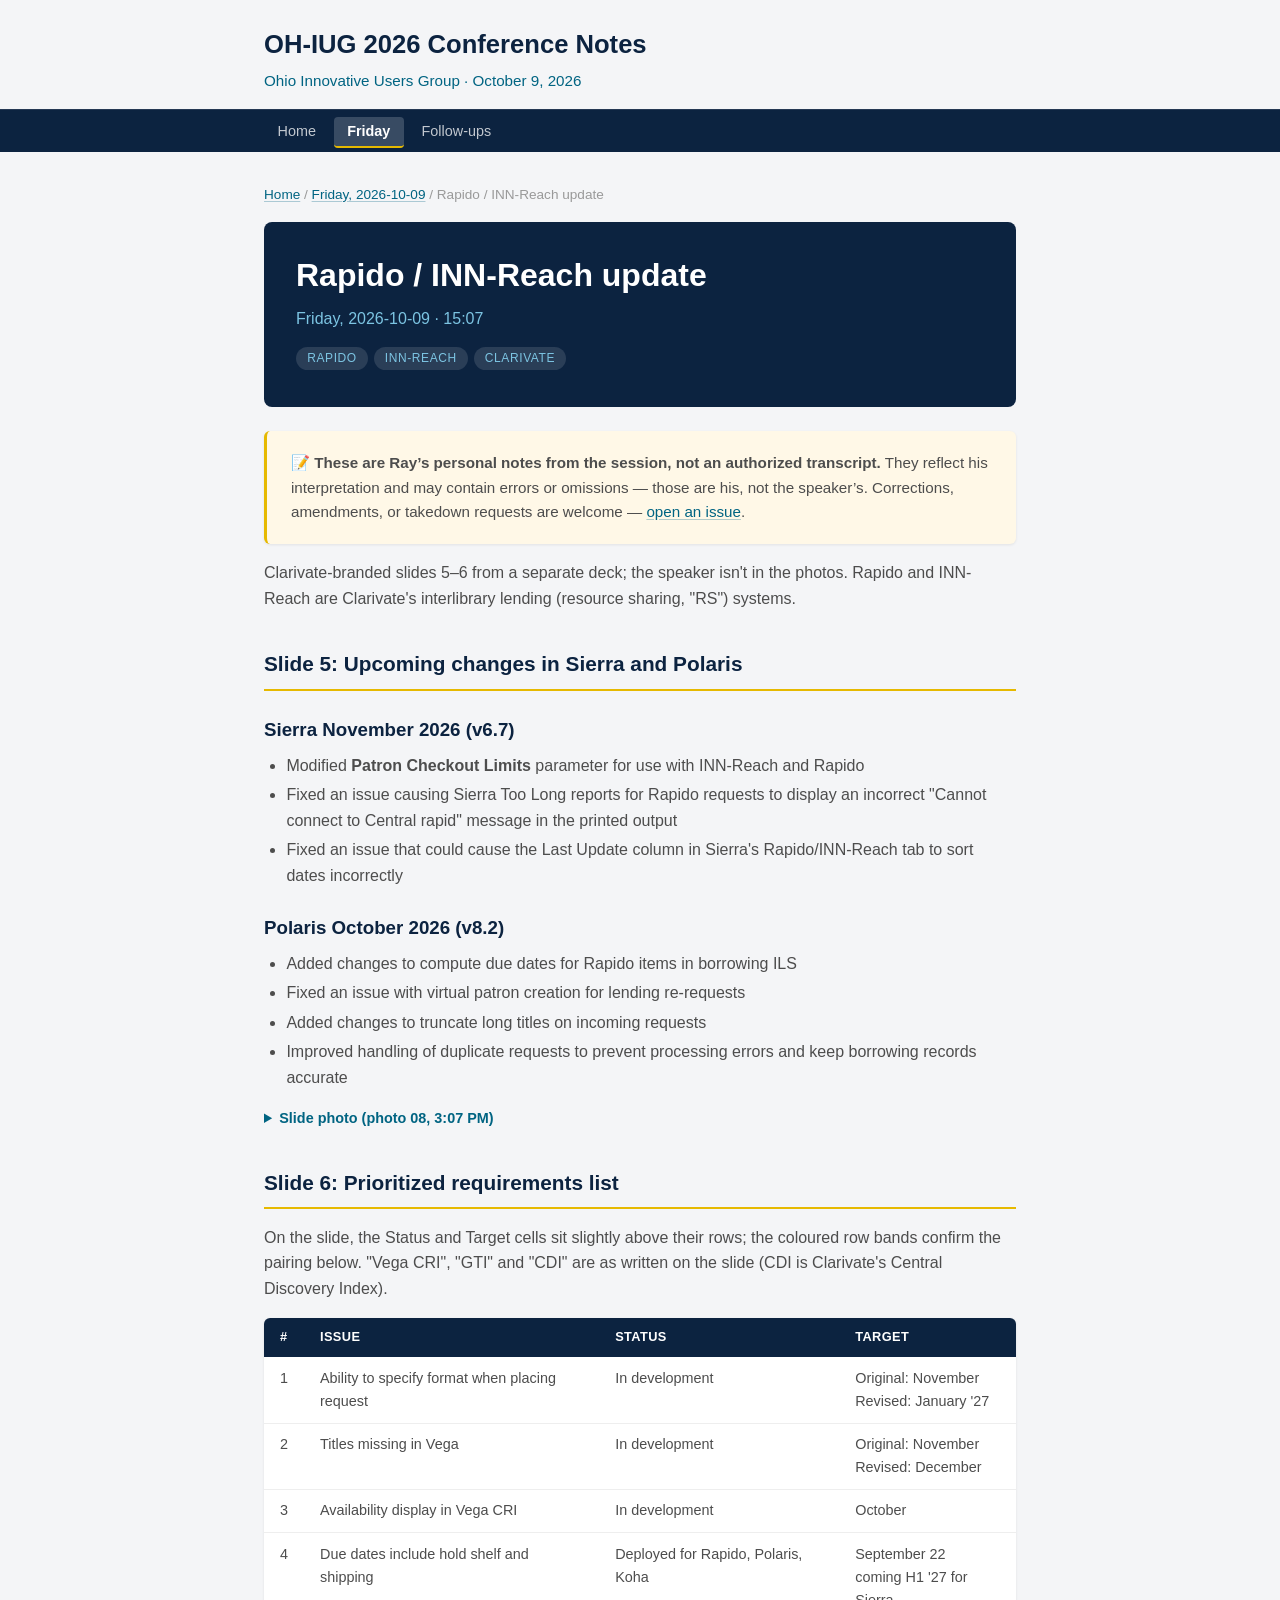
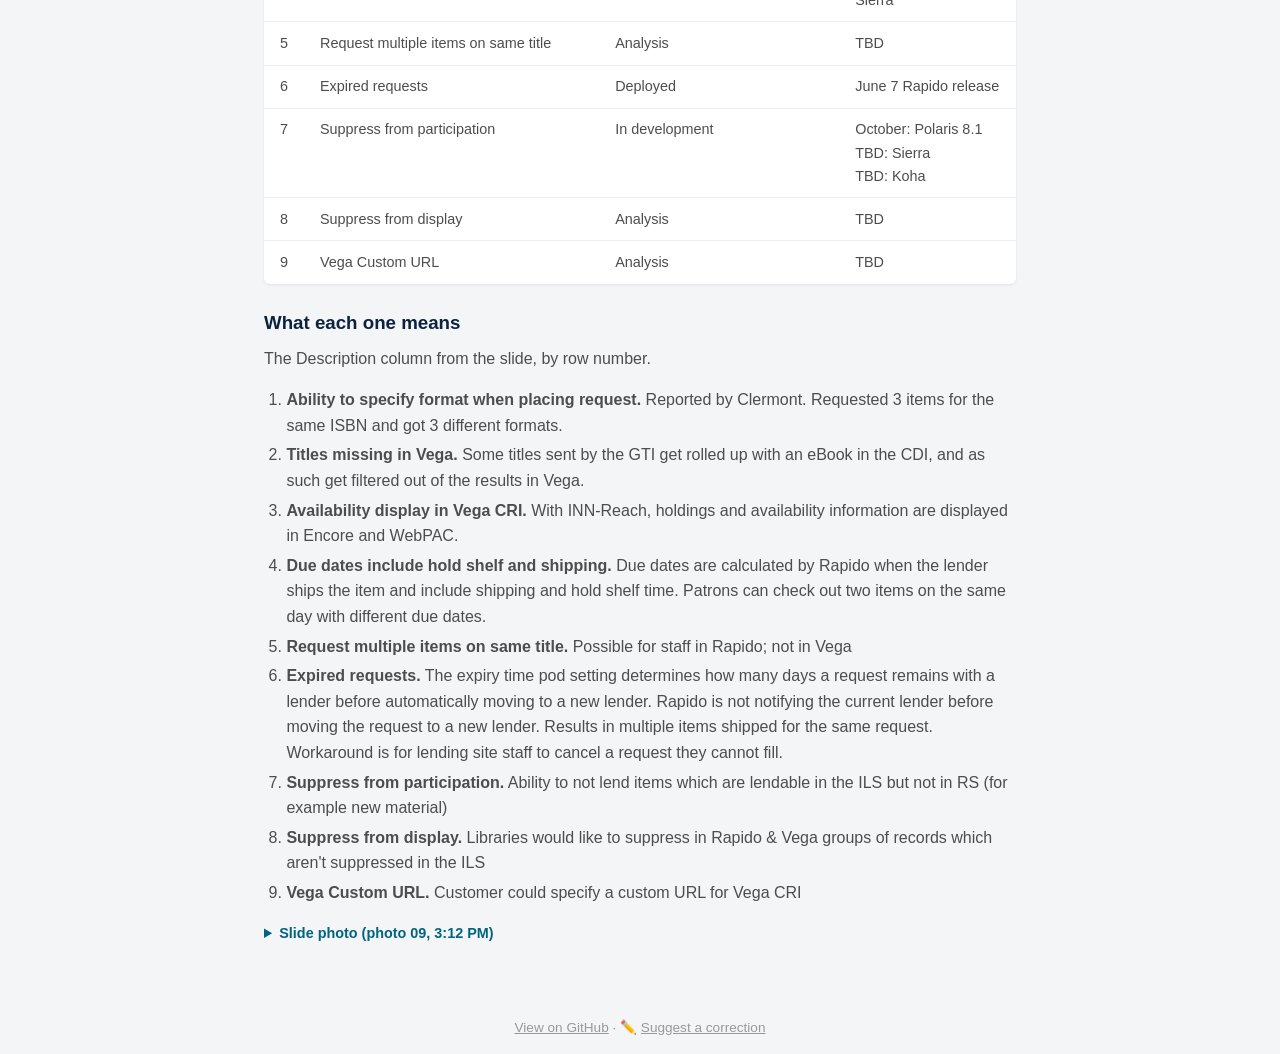
<file: docs/rapido-inn-reach-update.html>
<!DOCTYPE html>
<html lang="en">
<head>
  <meta charset="UTF-8">
  <meta name="viewport" content="width=device-width, initial-scale=1.0">
  <title>Rapido / INN-Reach update — OH-IUG 2026 Conference Notes</title>
  <meta name="description" content="Upcoming Sierra and Polaris releases for resource sharing, and the prioritized requirements list.">
  <meta property="og:title" content="Rapido / INN-Reach update">
  <meta property="og:description" content="Upcoming Sierra and Polaris releases for resource sharing, and the prioritized requirements list.">
  
  <meta property="og:url" content="https://rayvoelker.github.io/ohiug2026-shared/rapido-inn-reach-update.html">
  <meta property="og:type" content="article">
  <meta property="og:site_name" content="OH-IUG 2026 Conference Notes">
  <meta name="twitter:card" content="summary">
  <meta name="twitter:title" content="Rapido / INN-Reach update">
  <meta name="twitter:description" content="Upcoming Sierra and Polaris releases for resource sharing, and the prioritized requirements list.">
  
  <link rel="stylesheet" href="style.css">
  <link rel="help" href="llms.txt" title="LLM site navigation">
  
</head>
<body>

  
  <header class="site-header">
    <h1 class="site-title"><a href="index.html">OH-IUG 2026 Conference Notes</a></h1>
    <p class="site-subtitle">Ohio Innovative Users Group &middot; October 9, 2026</p>
  </header>
  

  <nav>
    <ul>
      
      <li><a href="index.html">Home</a></li>
      
      <li><a href="friday.html" class="active">Friday</a></li>
      
      <li><a href="follow-ups.html">Follow-ups</a></li>
      
    </ul>
  </nav>

  <div class="container">
    
<div class="breadcrumb"><a href="index.html">Home</a> / <a href="friday.html">Friday, 2026-10-09</a> / Rapido / INN-Reach update</div>

    
<div class="session-hero">
  <h1>Rapido / INN-Reach update</h1>
  <p class="hero-meta">Friday, 2026-10-09 &middot; 15:07</p>
  
  <div class="hero-tags">
    <span class="tag-chip">Rapido</span><span class="tag-chip">INN-Reach</span><span class="tag-chip">Clarivate</span>
  </div>
  
  
  
</div>



<div class="card supplemental-banner">
  <p>&#128221; <strong>These are Ray&rsquo;s personal notes from the session, not an authorized transcript.</strong> They reflect his interpretation and may contain errors or omissions &mdash; those are his, not the speaker&rsquo;s. Corrections, amendments, or takedown requests are welcome &mdash; <a href="https://github.com/rayvoelker/ohiug2026-shared/issues">open an issue</a>.</p>
</div>




<p>Clarivate-branded slides 5–6 from a separate deck; the speaker isn't in the photos. Rapido and INN-Reach
are Clarivate's interlibrary lending (resource sharing, &quot;RS&quot;) systems.</p>
<h2>Slide 5: Upcoming changes in Sierra and Polaris</h2>
<h3>Sierra November 2026 (v6.7)</h3>
<ul>
<li>Modified <strong>Patron Checkout Limits</strong> parameter for use with INN-Reach and Rapido</li>
<li>Fixed an issue causing Sierra Too Long reports for Rapido requests to display an incorrect &quot;Cannot
connect to Central rapid&quot; message in the printed output</li>
<li>Fixed an issue that could cause the Last Update column in Sierra's Rapido/INN-Reach tab to sort dates
incorrectly</li>
</ul>
<h3>Polaris October 2026 (v8.2)</h3>
<ul>
<li>Added changes to compute due dates for Rapido items in borrowing ILS</li>
<li>Fixed an issue with virtual patron creation for lending re-requests</li>
<li>Added changes to truncate long titles on incoming requests</li>
<li>Improved handling of duplicate requests to prevent processing errors and keep borrowing records accurate</li>
</ul>
<details class="slide-photo">
<summary>Slide photo (photo 08, 3:07 PM)</summary>
<img src="photos/photo-08.jpg" alt="Slide 5, Upcoming changes in Sierra and Polaris">
</details>

<h2>Slide 6: Prioritized requirements list</h2>
<p>On the slide, the Status and Target cells sit slightly above their rows; the coloured row bands confirm
the pairing below. &quot;Vega CRI&quot;, &quot;GTI&quot; and &quot;CDI&quot; are as written on the slide (CDI is Clarivate's Central
Discovery Index).</p>
<table>
<thead>
<tr>
  <th>#</th>
  <th>Issue</th>
  <th>Status</th>
  <th>Target</th>
</tr>
</thead>
<tbody>
<tr>
  <td>1</td>
  <td>Ability to specify format when placing request</td>
  <td>In development</td>
  <td>Original: November<br>Revised: January '27</td>
</tr>
<tr>
  <td>2</td>
  <td>Titles missing in Vega</td>
  <td>In development</td>
  <td>Original: November<br>Revised: December</td>
</tr>
<tr>
  <td>3</td>
  <td>Availability display in Vega CRI</td>
  <td>In development</td>
  <td>October</td>
</tr>
<tr>
  <td>4</td>
  <td>Due dates include hold shelf and shipping</td>
  <td>Deployed for Rapido, Polaris, Koha</td>
  <td>September 22<br>coming H1 '27 for Sierra</td>
</tr>
<tr>
  <td>5</td>
  <td>Request multiple items on same title</td>
  <td>Analysis</td>
  <td>TBD</td>
</tr>
<tr>
  <td>6</td>
  <td>Expired requests</td>
  <td>Deployed</td>
  <td>June 7 Rapido release</td>
</tr>
<tr>
  <td>7</td>
  <td>Suppress from participation</td>
  <td>In development</td>
  <td>October: Polaris 8.1<br>TBD: Sierra<br>TBD: Koha</td>
</tr>
<tr>
  <td>8</td>
  <td>Suppress from display</td>
  <td>Analysis</td>
  <td>TBD</td>
</tr>
<tr>
  <td>9</td>
  <td>Vega Custom URL</td>
  <td>Analysis</td>
  <td>TBD</td>
</tr>
</tbody>
</table>
<h3>What each one means</h3>
<p>The Description column from the slide, by row number.</p>
<ol>
<li><strong>Ability to specify format when placing request.</strong> Reported by Clermont. Requested 3 items for the same ISBN and got 3 different formats.</li>
<li><strong>Titles missing in Vega.</strong> Some titles sent by the GTI get rolled up with an eBook in the CDI, and as such get filtered out of the results in Vega.</li>
<li><strong>Availability display in Vega CRI.</strong> With INN-Reach, holdings and availability information are displayed in Encore and WebPAC.</li>
<li><strong>Due dates include hold shelf and shipping.</strong> Due dates are calculated by Rapido when the lender ships the item and include shipping and hold shelf time. Patrons can check out two items on the same day with different due dates.</li>
<li><strong>Request multiple items on same title.</strong> Possible for staff in Rapido; not in Vega</li>
<li><strong>Expired requests.</strong> The expiry time pod setting determines how many days a request remains with a lender before automatically moving to a new lender. Rapido is not notifying the current lender before moving the request to a new lender. Results in multiple items shipped for the same request. Workaround is for lending site staff to cancel a request they cannot fill.</li>
<li><strong>Suppress from participation.</strong> Ability to not lend items which are lendable in the ILS but not in RS (for example new material)</li>
<li><strong>Suppress from display.</strong> Libraries would like to suppress in Rapido &amp; Vega groups of records which aren't suppressed in the ILS</li>
<li><strong>Vega Custom URL.</strong> Customer could specify a custom URL for Vega CRI</li>
</ol>
<details class="slide-photo">
<summary>Slide photo (photo 09, 3:12 PM)</summary>
<img src="photos/photo-09.jpg" alt="Slide 6, Prioritized requirements list">
</details>





  </div>

  <div class="footer">
    
    <div class="footer-text">
      
      <a href="https://github.com/rayvoelker/ohiug2026-shared">View on GitHub</a>
       &middot; &#9999;&#65039; <a href="https://github.com/rayvoelker/ohiug2026-shared/issues/new?title=Correction:+Rapido%20/%20INN-Reach%20update&body=Page:+rapido-inn-reach-update.html%0A%0ACorrection:">Suggest a correction</a>
    </div>
  </div>

</body>
</html>
</file>
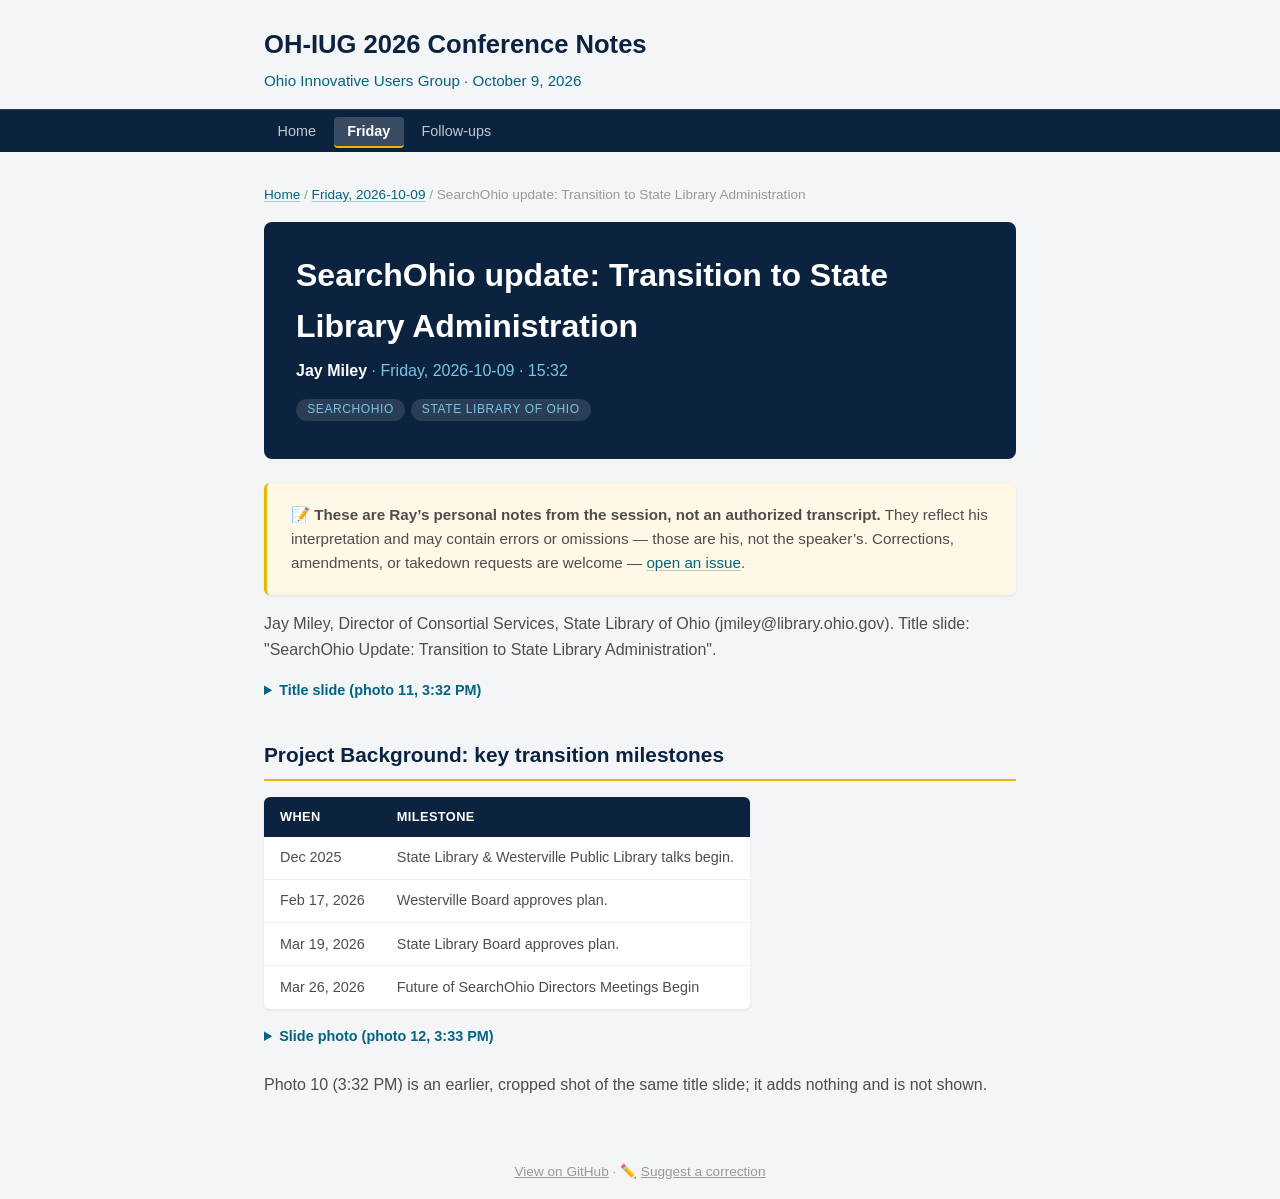
<file: docs/searchohio-transition.html>
<!DOCTYPE html>
<html lang="en">
<head>
  <meta charset="UTF-8">
  <meta name="viewport" content="width=device-width, initial-scale=1.0">
  <title>SearchOhio update: Transition to State Library Administration — OH-IUG 2026 Conference Notes</title>
  <meta name="description" content="SearchOhio moves to State Library of Ohio administration: transition milestones.">
  <meta property="og:title" content="SearchOhio update: Transition to State Library Administration">
  <meta property="og:description" content="SearchOhio moves to State Library of Ohio administration: transition milestones.">
  
  <meta property="og:url" content="https://rayvoelker.github.io/ohiug2026-shared/searchohio-transition.html">
  <meta property="og:type" content="article">
  <meta property="og:site_name" content="OH-IUG 2026 Conference Notes">
  <meta name="twitter:card" content="summary">
  <meta name="twitter:title" content="SearchOhio update: Transition to State Library Administration">
  <meta name="twitter:description" content="SearchOhio moves to State Library of Ohio administration: transition milestones.">
  
  <link rel="stylesheet" href="style.css">
  <link rel="help" href="llms.txt" title="LLM site navigation">
  
</head>
<body>

  
  <header class="site-header">
    <h1 class="site-title"><a href="index.html">OH-IUG 2026 Conference Notes</a></h1>
    <p class="site-subtitle">Ohio Innovative Users Group &middot; October 9, 2026</p>
  </header>
  

  <nav>
    <ul>
      
      <li><a href="index.html">Home</a></li>
      
      <li><a href="friday.html" class="active">Friday</a></li>
      
      <li><a href="follow-ups.html">Follow-ups</a></li>
      
    </ul>
  </nav>

  <div class="container">
    
<div class="breadcrumb"><a href="index.html">Home</a> / <a href="friday.html">Friday, 2026-10-09</a> / SearchOhio update: Transition to State Library Administration</div>

    
<div class="session-hero">
  <h1>SearchOhio update: Transition to State Library Administration</h1>
  <p class="hero-meta"><strong>Jay Miley</strong> &middot; Friday, 2026-10-09 &middot; 15:32</p>
  
  <div class="hero-tags">
    <span class="tag-chip">SearchOhio</span><span class="tag-chip">State Library of Ohio</span>
  </div>
  
  
  
</div>



<div class="card supplemental-banner">
  <p>&#128221; <strong>These are Ray&rsquo;s personal notes from the session, not an authorized transcript.</strong> They reflect his interpretation and may contain errors or omissions &mdash; those are his, not the speaker&rsquo;s. Corrections, amendments, or takedown requests are welcome &mdash; <a href="https://github.com/rayvoelker/ohiug2026-shared/issues">open an issue</a>.</p>
</div>




<p>Jay Miley, Director of Consortial Services, State Library of Ohio (jmiley@library.ohio.gov). Title slide:
&quot;SearchOhio Update: Transition to State Library Administration&quot;.</p>
<details class="slide-photo">
<summary>Title slide (photo 11, 3:32 PM)</summary>
<img src="photos/photo-11.jpg" alt="Title slide: SearchOhio Update, Transition to State Library Administration, Jay Miley">
</details>

<h2>Project Background: key transition milestones</h2>
<table>
<thead>
<tr>
  <th>When</th>
  <th>Milestone</th>
</tr>
</thead>
<tbody>
<tr>
  <td>Dec 2025</td>
  <td>State Library &amp; Westerville Public Library talks begin.</td>
</tr>
<tr>
  <td>Feb 17, 2026</td>
  <td>Westerville Board approves plan.</td>
</tr>
<tr>
  <td>Mar 19, 2026</td>
  <td>State Library Board approves plan.</td>
</tr>
<tr>
  <td>Mar 26, 2026</td>
  <td>Future of SearchOhio Directors Meetings Begin</td>
</tr>
</tbody>
</table>
<details class="slide-photo">
<summary>Slide photo (photo 12, 3:33 PM)</summary>
<img src="photos/photo-12.jpg" alt="Project Background: key transition milestones timeline">
</details>

<p>Photo 10 (3:32 PM) is an earlier, cropped shot of the same title slide; it adds nothing and is not shown.</p>




  </div>

  <div class="footer">
    
    <div class="footer-text">
      
      <a href="https://github.com/rayvoelker/ohiug2026-shared">View on GitHub</a>
       &middot; &#9999;&#65039; <a href="https://github.com/rayvoelker/ohiug2026-shared/issues/new?title=Correction:+SearchOhio%20update%3A%20Transition%20to%20State%20Library%20Administration&body=Page:+searchohio-transition.html%0A%0ACorrection:">Suggest a correction</a>
    </div>
  </div>

</body>
</html>
</file>
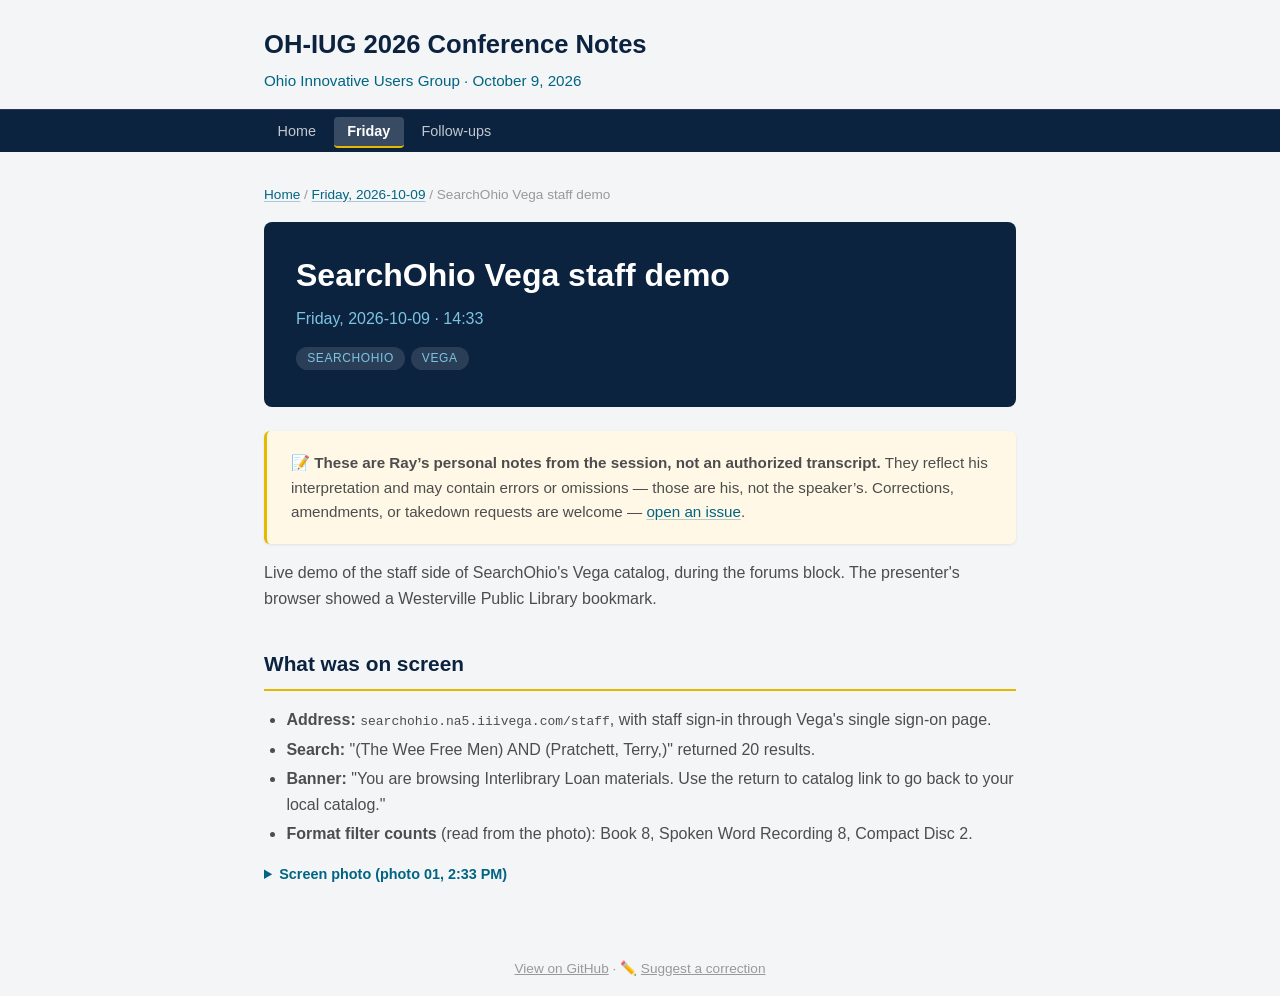
<file: docs/searchohio-vega-staff-demo.html>
<!DOCTYPE html>
<html lang="en">
<head>
  <meta charset="UTF-8">
  <meta name="viewport" content="width=device-width, initial-scale=1.0">
  <title>SearchOhio Vega staff demo — OH-IUG 2026 Conference Notes</title>
  <meta name="description" content="Live demo of the staff side of SearchOhio's Vega catalog.">
  <meta property="og:title" content="SearchOhio Vega staff demo">
  <meta property="og:description" content="Live demo of the staff side of SearchOhio's Vega catalog.">
  
  <meta property="og:url" content="https://rayvoelker.github.io/ohiug2026-shared/searchohio-vega-staff-demo.html">
  <meta property="og:type" content="article">
  <meta property="og:site_name" content="OH-IUG 2026 Conference Notes">
  <meta name="twitter:card" content="summary">
  <meta name="twitter:title" content="SearchOhio Vega staff demo">
  <meta name="twitter:description" content="Live demo of the staff side of SearchOhio's Vega catalog.">
  
  <link rel="stylesheet" href="style.css">
  <link rel="help" href="llms.txt" title="LLM site navigation">
  
</head>
<body>

  
  <header class="site-header">
    <h1 class="site-title"><a href="index.html">OH-IUG 2026 Conference Notes</a></h1>
    <p class="site-subtitle">Ohio Innovative Users Group &middot; October 9, 2026</p>
  </header>
  

  <nav>
    <ul>
      
      <li><a href="index.html">Home</a></li>
      
      <li><a href="friday.html" class="active">Friday</a></li>
      
      <li><a href="follow-ups.html">Follow-ups</a></li>
      
    </ul>
  </nav>

  <div class="container">
    
<div class="breadcrumb"><a href="index.html">Home</a> / <a href="friday.html">Friday, 2026-10-09</a> / SearchOhio Vega staff demo</div>

    
<div class="session-hero">
  <h1>SearchOhio Vega staff demo</h1>
  <p class="hero-meta">Friday, 2026-10-09 &middot; 14:33</p>
  
  <div class="hero-tags">
    <span class="tag-chip">SearchOhio</span><span class="tag-chip">Vega</span>
  </div>
  
  
  
</div>



<div class="card supplemental-banner">
  <p>&#128221; <strong>These are Ray&rsquo;s personal notes from the session, not an authorized transcript.</strong> They reflect his interpretation and may contain errors or omissions &mdash; those are his, not the speaker&rsquo;s. Corrections, amendments, or takedown requests are welcome &mdash; <a href="https://github.com/rayvoelker/ohiug2026-shared/issues">open an issue</a>.</p>
</div>




<p>Live demo of the staff side of SearchOhio's Vega catalog, during the forums block. The presenter's
browser showed a Westerville Public Library bookmark.</p>
<h2>What was on screen</h2>
<ul>
<li><strong>Address:</strong> <code>searchohio.na5.iiivega.com/staff</code>, with staff sign-in through Vega's single sign-on page.</li>
<li><strong>Search:</strong> &quot;(The Wee Free Men) AND (Pratchett, Terry,)&quot; returned 20 results.</li>
<li><strong>Banner:</strong> &quot;You are browsing Interlibrary Loan materials. Use the return to catalog link to go back to
your local catalog.&quot;</li>
<li><strong>Format filter counts</strong> (read from the photo): Book 8, Spoken Word Recording 8, Compact Disc 2.</li>
</ul>
<details class="slide-photo">
<summary>Screen photo (photo 01, 2:33 PM)</summary>
<img src="photos/photo-01.jpg" alt="Vega staff search results for The Wee Free Men, with the Interlibrary Loan banner">
</details>





  </div>

  <div class="footer">
    
    <div class="footer-text">
      
      <a href="https://github.com/rayvoelker/ohiug2026-shared">View on GitHub</a>
       &middot; &#9999;&#65039; <a href="https://github.com/rayvoelker/ohiug2026-shared/issues/new?title=Correction:+SearchOhio%20Vega%20staff%20demo&body=Page:+searchohio-vega-staff-demo.html%0A%0ACorrection:">Suggest a correction</a>
    </div>
  </div>

</body>
</html>
</file>
<file: docs/style.css>
:root {
  --navy: #0C2340;
  --teal: #006482;
  --green: #2D8232;
  --gold: #E6B900;
  --sky: #7CC4E2;
  --light: #f4f5f7;
  --text: #4D4D4D;
  --red: #D42426;
}

* { margin: 0; padding: 0; box-sizing: border-box; }

body {
  font-family: -apple-system, BlinkMacSystemFont, "Segoe UI", Roboto, sans-serif;
  color: var(--text);
  background: var(--light);
  line-height: 1.6;
}

a { color: var(--teal); text-decoration: none; }
a:hover { color: #004d63; }

/* Text links in content: faint underline at rest, solid on hover */
.container a {
  text-decoration: underline;
  text-decoration-color: rgba(0, 100, 130, 0.3);
  text-underline-offset: 2px;
  transition: text-decoration-color 0.15s;
}
.container a:hover {
  text-decoration-color: var(--teal);
  color: #004d63;
}

/* Card links use card-level affordance, not underlines */
.container a.day-card,
.container a.day-card-header,
.container a.day-session-link {
  text-decoration: none;
}

/* Breadcrumbs: faint underline to distinguish from plain-text segment */
.container .breadcrumb a {
  text-decoration: underline;
  text-decoration-color: rgba(0, 100, 130, 0.3);
  text-underline-offset: 2px;
}
.container .breadcrumb a:hover {
  text-decoration-color: var(--teal);
}

/* Headings with links: no underline at rest, underline on hover */
.container h1 a, .container h2 a, .container h3 a {
  text-decoration: none;
}
.container h1 a:hover, .container h2 a:hover, .container h3 a:hover {
  text-decoration: underline;
  text-decoration-color: var(--teal);
}

/* Banner */
.banner { width: 100%; background: var(--navy); text-align: center; }
.banner img { width: 100%; max-width: 1200px; display: block; margin: 0 auto; }

/* Nav */
nav {
  background: var(--navy);
  padding: 0.5rem 0;
  border-top: 1px solid rgba(255,255,255,0.1);
}
nav ul {
  max-width: 800px;
  margin: 0 auto;
  padding: 0 1.5rem;
  list-style: none;
  display: flex;
  gap: 0.25rem;
  flex-wrap: wrap;
}
nav a {
  color: rgba(255,255,255,0.75);
  padding: 0.4rem 0.85rem;
  border-radius: 4px;
  font-size: 0.9rem;
  transition: all 0.15s;
  text-decoration: none;
  border-bottom: 2px solid transparent;
}
nav a:hover {
  color: white;
  background: rgba(255,255,255,0.12);
  text-decoration: none;
}
nav a.active {
  color: white;
  background: rgba(255,255,255,0.18);
  font-weight: 600;
  border-bottom-color: var(--gold);
}

/* Container */
.container { max-width: 800px; margin: 0 auto; padding: 2rem 1.5rem; }

/* Typography */
h1 { color: var(--navy); font-size: 2rem; margin-bottom: 0.25rem; }
h2 {
  color: var(--navy);
  font-size: 1.3rem;
  margin-bottom: 1rem;
  padding-bottom: 0.5rem;
  border-bottom: 2px solid var(--gold);
}
h3 { color: var(--navy); }
.subtitle { color: var(--teal); font-size: 1.1rem; margin-bottom: 2rem; }
.page-subtitle { color: var(--teal); font-size: 1rem; margin-bottom: 1.5rem; }

/* Info bar */
.info-bar {
  display: flex; gap: 2rem; flex-wrap: wrap;
  background: white; border-left: 4px solid var(--gold);
  padding: 1rem 1.5rem; border-radius: 4px;
  margin-bottom: 2rem; box-shadow: 0 1px 3px rgba(0,0,0,0.08);
}
.info-bar div { display: flex; flex-direction: column; }
.info-bar .label { font-size: 0.75rem; text-transform: uppercase; letter-spacing: 0.05em; color: #999; }
.info-bar .value { font-weight: 600; color: var(--navy); }

/* Stats row */
.stats-row { display: flex; gap: 1rem; flex-wrap: wrap; margin-bottom: 2rem; }
.stat {
  background: white; border-radius: 6px; padding: 1rem 1.25rem;
  box-shadow: 0 1px 3px rgba(0,0,0,0.08); flex: 1; min-width: 120px; text-align: center;
}
.stat .number { font-size: 2rem; font-weight: 700; color: var(--navy); line-height: 1; }
.stat .stat-label { font-size: 0.75rem; text-transform: uppercase; letter-spacing: 0.05em; color: #999; margin-top: 0.25rem; }

/* Cards */
.card {
  background: white; border-radius: 6px; padding: 1.25rem 1.5rem;
  box-shadow: 0 1px 3px rgba(0,0,0,0.08); margin-bottom: 1rem;
}

/* Day grid */
.day-grid { display: grid; gap: 1rem; margin-bottom: 2rem; }
.day-card {
  background: white; border-radius: 6px; padding: 1.25rem;
  box-shadow: 0 1px 3px rgba(0,0,0,0.08); display: flex;
  gap: 1.25rem; align-items: center; text-decoration: none; color: inherit;
  transition: box-shadow 0.15s;
}
a.day-card {
  text-decoration: none;
  cursor: pointer;
  transition: box-shadow 0.15s, border-left-color 0.15s;
  border-left: 3px solid transparent;
}
a.day-card:hover {
  box-shadow: 0 2px 8px rgba(0,0,0,0.15);
  text-decoration: none;
  border-left-color: var(--teal);
}
/* Directional arrow on interactive card titles */
a.day-card .day-info h3::after,
.day-card-expanded .day-info h3::after {
  content: " \2192";
  color: var(--teal);
  font-weight: 400;
  opacity: 0.5;
  transition: opacity 0.15s;
}
a.day-card:hover .day-info h3::after,
.day-card-expanded .day-card-header:hover .day-info h3::after {
  opacity: 1;
}
.day-date { text-align: center; min-width: 60px; }
.day-date .dow { font-size: 0.75rem; text-transform: uppercase; color: #999; }
.day-date .num { font-size: 1.8rem; font-weight: 700; color: var(--navy); line-height: 1; }
.day-date .month { font-size: 0.75rem; text-transform: uppercase; color: var(--teal); }
.day-info h3 { color: var(--navy); margin-bottom: 0.25rem; }
.day-info p { font-size: 0.9rem; color: #777; }

/* Track cards */
.tracks { display: grid; grid-template-columns: repeat(auto-fit, minmax(160px, 1fr)); gap: 1rem; margin-bottom: 2rem; }
.track-card { background: white; border-radius: 6px; padding: 1rem; text-align: center; box-shadow: 0 1px 3px rgba(0,0,0,0.08); border-top: 3px solid var(--teal); }
.track-card.sierra { border-top-color: var(--green); }
.track-card.polaris { border-top-color: var(--gold); }
.track-card.vega { border-top-color: var(--red); }
.track-card.general { border-top-color: var(--teal); }
.track-card.gatherings { border-top-color: var(--sky); }
.track-card h3 { margin-bottom: 0.25rem; }
.track-card p { font-size: 0.85rem; color: #777; }

/* Update feed */
.update-feed { margin-bottom: 2rem; }
.update { background: white; border-radius: 6px; padding: 1.25rem 1.5rem; box-shadow: 0 1px 3px rgba(0,0,0,0.08); margin-bottom: 1rem; border-left: 4px solid var(--teal); }
.update.highlight { border-left-color: var(--gold); }
.update.announcement { border-left-color: var(--red); }
.update-meta { font-size: 0.75rem; text-transform: uppercase; letter-spacing: 0.05em; color: #999; margin-bottom: 0.5rem; }
.update h3 { font-size: 1rem; margin-bottom: 0.35rem; }
.update p { font-size: 0.9rem; margin-bottom: 0.35rem; }
.update .detail { font-size: 0.85rem; color: #777; }
.update .detail a { font-size: 0.8rem; }

/* Tables */
table { width: 100%; border-collapse: collapse; background: white; border-radius: 6px; overflow: hidden; box-shadow: 0 1px 3px rgba(0,0,0,0.08); margin-bottom: 2rem; font-size: 0.9rem; }
th { background: var(--navy); color: white; padding: 0.6rem 1rem; text-align: left; font-size: 0.8rem; text-transform: uppercase; letter-spacing: 0.03em; }
td { padding: 0.6rem 1rem; border-bottom: 1px solid #eee; }
tr:last-child td { border-bottom: none; }
tr.current { background: #fffde7; }

/* Sources */
.sources { margin-bottom: 2rem; }
.sources ol { background: white; border-radius: 6px; padding: 1rem 1rem 1rem 2.5rem; box-shadow: 0 1px 3px rgba(0,0,0,0.08); font-size: 0.85rem; color: #777; }
.sources li { margin-bottom: 0.35rem; }

/* Section list (for session pages) */
.section-list { margin-bottom: 2rem; }
.section-item {
  background: white; border-radius: 6px; padding: 1rem 1.25rem;
  box-shadow: 0 1px 3px rgba(0,0,0,0.08); margin-bottom: 0.75rem;
}
.section-item h3 { font-size: 0.95rem; margin-bottom: 0.25rem; }
.section-item p { font-size: 0.85rem; color: #777; margin-bottom: 0.15rem; }
.section-item .tag {
  display: inline-block; font-size: 0.7rem; padding: 0.1rem 0.5rem;
  border-radius: 10px; font-weight: 600; text-transform: uppercase;
  letter-spacing: 0.03em;
}
.tag.new { background: #e8f5e9; color: var(--green); }
.tag.award { background: #fff8e1; color: #b8860b; }

/* Breadcrumb */
.breadcrumb { font-size: 0.85rem; color: #999; margin-bottom: 1rem; }
.breadcrumb a { color: var(--teal); }

/* Footer */
.footer { text-align: center; position: relative; }
.footer img { width: 100%; max-width: 1200px; display: block; margin: 0 auto; }
.footer-text { padding: 1rem; font-size: 0.85rem; color: #999; }
.footer-text a { text-decoration: underline; color: #999; }
.footer-text a:hover { color: var(--teal); }

/* Coming soon */
.coming-soon {
  background: white; border-radius: 6px; padding: 2rem;
  text-align: center; box-shadow: 0 1px 3px rgba(0,0,0,0.08);
  margin-bottom: 2rem; color: #999;
}
.coming-soon .badge {
  display: inline-block; background: var(--gold); color: var(--navy);
  padding: 0.25rem 0.75rem; border-radius: 12px; font-size: 0.8rem;
  font-weight: 600; margin-bottom: 0.5rem;
}

/* Speaker Cards */
.speaker-grid {
  display: grid;
  grid-template-columns: repeat(auto-fill, minmax(300px, 1fr));
  gap: 1.25rem;
  margin-bottom: 2rem;
}

.speaker-card {
  background: white;
  border-radius: 6px;
  box-shadow: 0 1px 3px rgba(0,0,0,0.08);
  overflow: hidden;
}

.speaker-card .card-top {
  height: 4px;
}
.speaker-card .card-top.sierra { background: var(--green); }
.speaker-card .card-top.polaris { background: var(--gold); }
.speaker-card .card-top.vega { background: var(--red); }
.speaker-card .card-top.general { background: var(--teal); }
.speaker-card .card-top.gatherings { background: var(--sky); }

.speaker-card .card-body {
  padding: 1.25rem;
}

.card-header {
  display: flex;
  justify-content: space-between;
  align-items: center;
  margin-bottom: 0.75rem;
}

.rarity-badge {
  font-size: 0.65rem;
  font-weight: 700;
  text-transform: uppercase;
  letter-spacing: 0.05em;
  padding: 0.15rem 0.5rem;
  border-radius: 10px;
}
.rarity-common { background: #e0e0e0; color: #666; }
.rarity-uncommon { background: #e8f5e9; color: var(--green); }
.rarity-rare { background: #e0f2f1; color: var(--teal); }
.rarity-legendary {
  background: linear-gradient(135deg, #fff8e1, #ffecb3);
  color: #b8860b;
  box-shadow: 0 0 6px rgba(230, 185, 0, 0.3);
}

.track-icon {
  font-size: 0.7rem;
  font-weight: 600;
  text-transform: uppercase;
  color: #999;
}

.speaker-name {
  font-size: 1.15rem;
  font-weight: 700;
  color: var(--navy);
  margin-bottom: 0.15rem;
}
.speaker-affiliation {
  font-size: 0.8rem;
  color: #999;
  margin-bottom: 0.1rem;
}
.speaker-type {
  font-size: 0.8rem;
  color: var(--teal);
  font-style: italic;
  margin-bottom: 0.75rem;
}

.stat-blocks {
  display: flex;
  gap: 0.5rem;
  margin-bottom: 0.75rem;
}
.stat-block {
  background: var(--light);
  border-radius: 4px;
  padding: 0.4rem 0.6rem;
  text-align: center;
  min-width: 50px;
}
.stat-block .stat-num {
  font-size: 1.2rem;
  font-weight: 700;
  color: var(--navy);
  line-height: 1;
}
.stat-block .stat-lbl {
  font-size: 0.6rem;
  text-transform: uppercase;
  letter-spacing: 0.03em;
  color: #999;
}

.speaker-quote {
  font-size: 0.8rem;
  font-style: italic;
  color: #777;
  margin-bottom: 0.75rem;
  padding-left: 0.75rem;
  border-left: 2px solid var(--gold);
}
.speaker-quote .quote-ctx {
  display: block;
  font-size: 0.7rem;
  font-style: normal;
  color: #aaa;
  margin-top: 0.25rem;
}

.session-toggle {
  font-size: 0.8rem;
  font-weight: 600;
  color: var(--teal);
  cursor: pointer;
  background: none;
  border: none;
  padding: 0;
  display: flex;
  align-items: center;
  gap: 0.35rem;
}
.session-toggle:hover { text-decoration: underline; }
.session-toggle .arrow {
  transition: transform 0.15s;
  font-size: 0.65rem;
}
.session-toggle.open .arrow { transform: rotate(90deg); }

.session-list {
  display: none;
  margin-top: 0.5rem;
  font-size: 0.78rem;
  color: #666;
}
.session-list.open { display: block; }
.session-list .session-entry {
  padding: 0.2rem 0;
  border-bottom: 1px solid #f0f0f0;
}
.session-list .session-entry:last-child { border-bottom: none; }
.session-year { font-weight: 600; color: var(--navy); min-width: 35px; display: inline-block; }
.session-role { font-size: 0.7rem; color: #aaa; }

/* VibedAF Badge */
.vibed-af-wrap {
  display: flex;
  justify-content: flex-end;
  margin-bottom: 0.75rem;
}
.vibed-af {
  display: inline-block;
  font-family: 'Menlo', 'Monaco', 'Courier New', monospace;
  font-size: 0.8rem;
  font-weight: 700;
  letter-spacing: 0.15em;
  padding: 0.3rem 0.85rem;
  border-radius: 6px;
  background-color: var(--navy);
  position: relative;
  user-select: none;
}
.vibed-af span {
  background: linear-gradient(
    90deg,
    #ff6b6b, #ffa07a, #ffd700, #98fb98,
    #7cc4e2, #9b8ec7, #ff69b4, #ff6b6b
  );
  background-size: 200% 100%;
  -webkit-background-clip: text;
  background-clip: text;
  -webkit-text-fill-color: transparent;
  animation: shimmer 2.5s linear infinite;
}
@keyframes shimmer {
  0% { background-position: 200% center; }
  100% { background-position: -200% center; }
}

/* Suggest-a-Purchase comparison page */
.vs-header { display: flex; gap: 1.5rem; flex-wrap: wrap; margin-bottom: 2rem; }
.vs-card { flex: 1; min-width: 280px; background: white; border-radius: 6px; padding: 1.25rem 1.5rem; box-shadow: 0 1px 3px rgba(0,0,0,0.08); }
.vs-card h3 { margin-bottom: 0.5rem; }
.vs-card .org { font-size: 0.85rem; color: #777; margin-bottom: 0.75rem; }
.vs-card .stack { display: flex; flex-wrap: wrap; gap: 0.35rem; }
.vs-card .stack span { font-size: 0.7rem; padding: 0.15rem 0.5rem; border-radius: 10px; background: var(--light); color: var(--text); font-weight: 600; }
.vs-card.polaris { border-top: 3px solid var(--gold); }
.vs-card.sierra { border-top: 3px solid var(--green); }
.flow { background: white; border-radius: 6px; padding: 1.25rem 1.5rem; box-shadow: 0 1px 3px rgba(0,0,0,0.08); margin-bottom: 1rem; }
.flow h3 { font-size: 1rem; margin-bottom: 0.75rem; }
.flow-steps { display: flex; flex-wrap: wrap; gap: 0.5rem; align-items: center; }
.flow-step { background: var(--light); border-radius: 6px; padding: 0.5rem 0.75rem; font-size: 0.8rem; text-align: center; flex: 1; min-width: 100px; }
.flow-step strong { display: block; font-size: 0.75rem; text-transform: uppercase; color: var(--navy); letter-spacing: 0.03em; }
.flow-arrow { color: #ccc; font-size: 1.2rem; flex: 0; min-width: auto; }
table.compare { width: 100%; border-collapse: collapse; background: white; border-radius: 6px; overflow: hidden; box-shadow: 0 1px 3px rgba(0,0,0,0.08); margin-bottom: 2rem; font-size: 0.85rem; }
table.compare th { background: var(--navy); color: white; padding: 0.6rem 1rem; text-align: left; font-size: 0.75rem; text-transform: uppercase; letter-spacing: 0.03em; }
table.compare td { padding: 0.6rem 1rem; border-bottom: 1px solid #eee; vertical-align: top; }
table.compare tr:last-child td { border-bottom: none; }
table.compare td:first-child { font-weight: 600; color: var(--navy); white-space: nowrap; width: 140px; }
.complement { display: flex; gap: 1rem; flex-wrap: wrap; margin-bottom: 2rem; }
.complement-card { flex: 1; min-width: 280px; background: white; border-radius: 6px; padding: 1.25rem 1.5rem; box-shadow: 0 1px 3px rgba(0,0,0,0.08); border-left: 4px solid var(--gold); }
.complement-card h3 { font-size: 0.95rem; margin-bottom: 0.5rem; }
.complement-card p { font-size: 0.85rem; color: #777; }
.unlisted-notice { background: #fff3cd; border: 1px solid #ffc107; border-radius: 6px; padding: 0.75rem 1rem; font-size: 0.8rem; color: #856404; margin-bottom: 1.5rem; }

/* Variant B: Expanded day cards with session links */
.day-card-expanded {
  background: white;
  border-radius: 6px;
  box-shadow: 0 1px 3px rgba(0,0,0,0.08);
  overflow: hidden;
  margin-bottom: 1rem;
}
.day-card-expanded .day-card-header {
  display: flex;
  gap: 1.25rem;
  align-items: center;
  padding: 1.25rem;
  text-decoration: none;
  color: inherit;
  transition: background 0.15s;
}
.day-card-expanded .day-card-header:hover {
  background: var(--light);
}
.day-sessions {
  border-top: 1px solid #eee;
  padding: 0.5rem 1.25rem 0.75rem;
  display: flex;
  flex-direction: column;
  gap: 0.25rem;
}
.day-session-link {
  display: block;
  padding: 0.4rem 0.75rem;
  border-radius: 4px;
  font-size: 0.9rem;
  color: var(--teal);
  text-decoration: none;
  transition: background 0.1s;
}
.day-session-link:hover {
  background: var(--light);
  text-decoration: none;
}

@media (max-width: 640px) {
  .day-card-expanded {
    flex-direction: column;
    align-items: stretch;
  }
}

/* Supplemental notes — vendor session attribution */
.supplemental-banner {
  background: #fff8e7;
  border-left: 3px solid var(--gold);
}
.supplemental-banner p {
  margin: 0;
  font-size: 0.95rem;
}
.supplemental-header {
  background: #f0f4ff;
  border-left: 3px solid var(--teal);
}
.supplemental-header p {
  margin: 0 0 0.5rem 0;
}
.supplemental-header p:last-child {
  margin-bottom: 0;
}

/* ============================================================
   Quotes
   Two tiers: a quiet default for supporting evidence, and a
   hero pull-quote for the lines that should stop you.
   ============================================================ */

/* Default — supporting evidence, stays out of the way */
blockquote {
  margin: 1.5rem 0;
  padding: 0.85rem 1.25rem;
  background: white;
  border-left: 3px solid var(--sky);
  border-radius: 4px;
  box-shadow: 0 1px 3px rgba(0,0,0,0.06);
  color: #3d3d3d;
}
blockquote p { margin: 0 0 0.6rem; }
blockquote p:last-child { margin-bottom: 0; }

/* Hero pull-quote */
blockquote.pull {
  position: relative;
  margin: 2.5rem 0;
  padding: 1.9rem 2rem 1.6rem 3.6rem;
  background: white;
  border: none;
  border-top: 3px solid var(--gold);
  border-radius: 6px;
  box-shadow: 0 2px 16px rgba(12, 35, 64, 0.11);
}
blockquote.pull::before {
  content: "\201C";
  position: absolute;
  left: 0.85rem;
  top: 0.35rem;
  font-family: Georgia, "Times New Roman", serif;
  font-size: 4.75rem;
  line-height: 1;
  color: var(--gold);
  opacity: 0.5;
  pointer-events: none;
}
blockquote.pull p {
  margin: 0 0 0.7rem;
  font-size: 1.32rem;
  line-height: 1.45;
  font-weight: 500;
  color: var(--navy);
  letter-spacing: -0.01em;
}
blockquote.pull p:last-of-type { margin-bottom: 0; }
blockquote.pull em {
  font-style: italic;
  color: var(--teal);
}
blockquote.pull strong { font-weight: 700; }

/* Attribution + provenance */
blockquote.pull cite {
  display: block;
  margin-top: 1.1rem;
  font-style: normal;
  font-size: 0.78rem;
  font-weight: 600;
  text-transform: uppercase;
  letter-spacing: 0.08em;
  color: var(--teal);
}
blockquote.pull cite .src {
  display: block;
  margin-top: 0.3rem;
  font-weight: 400;
  font-size: 0.72rem;
  text-transform: none;
  letter-spacing: 0;
  color: #8a8a8a;
}

/* Verbatim-from-slide or captured-live quotes earn a green rule;
   machine-transcript quotes keep the gold. Provenance you can see. */
blockquote.pull.verified { border-top-color: var(--green); }
blockquote.pull.verified::before { color: var(--green); opacity: 0.42; }
blockquote.pull.verified cite { color: var(--green); }

@media (max-width: 640px) {
  blockquote.pull {
    padding: 1.5rem 1.25rem 1.25rem 1.25rem;
  }
  blockquote.pull::before {
    font-size: 3.25rem;
    left: 0.4rem;
    top: 0.1rem;
    opacity: 0.22;
  }
  blockquote.pull p { font-size: 1.12rem; }
}

/* ============================================================
   Slide photos + captions

   There was NO rule for content images — only .banner img and
   .footer img — so a 1600px photo rendered at natural size and blew
   the page out horizontally at EVERY viewport, desktop included
   (1100px viewport -> 1774px scrollWidth).

   Markdown emits <p><img …><em>caption</em></p>, so an <em> directly
   following an <img> IS that photo's caption.
   ============================================================ */

.container p > img {
  display: block;
  max-width: 100%;
  height: auto;          /* preserve aspect ratio on resize — the fix */
  max-height: 78vh;      /* portrait slide shots don't eat a whole screen */
  width: auto;
  margin: 1.75rem auto 0;
  border-radius: 6px;
  box-shadow: 0 2px 12px rgba(12, 35, 64, 0.14);
  background: #fff;
}

.container p > img + em {
  display: block;
  margin: 0.7rem auto 2rem;
  font-size: 0.88rem;
  line-height: 1.55;
  font-style: normal;
  color: #5f6b78;
  border-left: 3px solid var(--sky);
  padding-left: 0.8rem;
}
.container p > img + em strong { color: var(--navy); }
.container p > img + em code { font-size: 0.85em; }

/* Any other embedded media stays inside its box too */
.container img,
.container svg,
.container video { max-width: 100%; }

/* Wide content scrolls inside its own box rather than the page */
.container table { display: block; overflow-x: auto; max-width: 100%; }
.container pre { overflow-x: auto; }

@media (max-width: 640px) {
  .container p > img { max-height: 70vh; margin-top: 1.25rem; }
  .container p > img + em { font-size: 0.84rem; margin-bottom: 1.5rem; }
}

/* --- Session hero ------------------------------------------------------ */
.session-hero {
  background: var(--navy);
  color: #fff;
  border-radius: 8px;
  padding: 1.75rem 2rem;
  margin-bottom: 1.5rem;
}
.session-hero h1 { color: #fff; margin-bottom: 0.35rem; }
.hero-meta { color: var(--sky); font-size: 1rem; margin-bottom: 0.75rem; }
.hero-meta strong { color: #fff; font-weight: 600; }
.hero-tags { margin-bottom: 0.25rem; }
.tag-chip {
  display: inline-block;
  background: rgba(255, 255, 255, 0.12);
  color: var(--sky);
  border-radius: 999px;
  padding: 0.1rem 0.7rem;
  font-size: 0.75rem;
  text-transform: uppercase;
  letter-spacing: 0.05em;
  margin: 0 0.35rem 0.35rem 0;
}
.hero-verdict {
  margin-top: 1rem;
  padding-left: 0.85rem;
  border-left: 3px solid var(--gold);
  font-style: italic;
  font-size: 1.1rem;
  color: #fff;
}
.hero-quote {
  margin-top: 1rem;
  font-size: 1.25rem;
  line-height: 1.45;
  color: var(--sky);
}
.hero-quote cite {
  display: block;
  margin-top: 0.35rem;
  font-size: 0.85rem;
  font-style: normal;
  color: rgba(255, 255, 255, 0.7);
}

/* --- Callouts (condensed layer) ---------------------------------------- */
.callout {
  background: #fff;
  border-left: 4px solid var(--teal);
  border-radius: 6px;
  padding: 1rem 1.25rem;
  margin: 1.25rem 0;
  box-shadow: 0 1px 3px rgba(0, 0, 0, 0.08);
}
.callout > :last-child { margin-bottom: 0; }
.callout p, .callout ul, .callout ol { margin-bottom: 0.6rem; }
.callout ul, .callout ol { padding-left: 1.2rem; }
.callout-label {
  display: block;
  font-size: 0.72rem;
  font-weight: 700;
  text-transform: uppercase;
  letter-spacing: 0.07em;
  color: var(--teal);
  margin-bottom: 0.4rem;
}
.callout-quote { border-left-color: var(--navy); }
.callout-quote p { font-size: 1.15rem; color: var(--navy); line-height: 1.5; }
.callout-quote cite {
  display: block;
  font-size: 0.85rem;
  font-style: normal;
  color: #888;
  margin-top: 0.4rem;
}
.callout-flag { border-left-color: var(--gold); background: #fffdf0; }
.callout-flag .callout-label { color: #a37f00; }
.callout-action { border-left-color: var(--green); }
.callout-action .callout-label { color: var(--green); }
.callout-action ul { list-style: none; padding-left: 0.2rem; }

/* --- Collapsed capture log --------------------------------------------- */
details.capture-log {
  margin-top: 2.5rem;
  border-top: 2px solid #ddd;
  padding-top: 1.25rem;
}
details.capture-log > summary {
  cursor: pointer;
  font-weight: 600;
  color: var(--teal);
  font-size: 1.05rem;
  padding: 0.4rem 0;
  list-style-position: outside;
}
details.capture-log > summary:hover { color: #004d63; }
details.capture-log[open] > summary { margin-bottom: 1rem; }

/* --- Full programme grid ------------------------------------------------ */
.programme-note { color: #666; font-size: 0.9rem; margin-bottom: 1rem; }
.programme-slot {
  display: flex;
  gap: 1.25rem;
  padding: 0.9rem 0;
  border-top: 1px solid #e4e4e4;
}
.slot-time {
  flex: 0 0 4rem;
  font-weight: 700;
  color: var(--navy);
  font-variant-numeric: tabular-nums;
}
.slot-sessions { list-style: none; margin: 0; padding: 0; flex: 1; }
.slot-sessions li { margin-bottom: 0.7rem; line-height: 1.35; }
.slot-sessions li:last-child { margin-bottom: 0; }
.slot-room {
  display: block;
  color: #999;
  font-size: 0.7rem;
  text-transform: uppercase;
  letter-spacing: 0.06em;
}
.slot-speaker { display: block; color: #666; font-size: 0.85rem; }
.slot-title { font-weight: 400; color: var(--text); }
.slot-sessions li.attended {
  border-left: 3px solid var(--gold);
  padding-left: 0.7rem;
  margin-left: -0.7rem;
}
.slot-sessions li.attended a { font-weight: 600; }

@media (max-width: 640px) {
  .programme-slot {
    flex-direction: column;
    align-items: stretch;
  }
  .slot-time { flex: none; }
}

/* --- OH-IUG additions (2026-10-12) ---------------------------------------
   The global reset zeroes every margin and the PyOhio pages leaned on callouts
   for rhythm, so plain markdown prose ran together. Restore spacing for
   direct content children only. */
.site-header { max-width: 800px; margin: 0 auto; padding: 1.5rem 1.5rem 1rem; }
.site-title { font-size: 1.6rem; }
.site-title a { color: var(--navy); }
.site-subtitle { color: var(--teal); font-size: 0.95rem; }

.container > p,
.container > ul,
.container > ol,
.container > blockquote,
.container > table { margin-bottom: 1rem; }
.container > ul, .container > ol { padding-left: 1.4rem; }
.container li + li { margin-top: 0.25rem; }
.container li > ul, .container li > ol { padding-left: 1.4rem; margin-top: 0.25rem; }
.container > h2 { margin-top: 2.25rem; }
.container > h3 { margin: 1.5rem 0 0.5rem; }
.container > blockquote {
  border-left: 3px solid var(--sky); background: white;
  padding: 0.75rem 1rem; border-radius: 4px; font-style: italic;
}
.container td { vertical-align: top; }

/* Slide photos sit under the slide they show, collapsed by default. */
details.slide-photo { margin: 0.5rem 0 1.5rem; }
details.slide-photo > summary {
  cursor: pointer; color: var(--teal); font-size: 0.9rem; font-weight: 600;
}
details.slide-photo > summary:hover { color: #004d63; }
details.slide-photo > img {
  display: block; max-width: 100%; height: auto; margin-top: 0.75rem;
  border-radius: 6px; box-shadow: 0 2px 12px rgba(12, 35, 64, 0.14);
}

/* The generic blockquote card rule paints the hero quote white, hiding its
   white attribution line. The hero quote sits on navy: no card. */
.session-hero blockquote.hero-quote {
  background: none; box-shadow: none; padding: 0 0 0 0.85rem;
  border-left: 3px solid var(--sky); border-radius: 0;
}

/* Tables are display:block (so wide ones scroll), which leaves the white card
   full-width while the header row only spans the columns. Shrink-wrap instead. */
.container table { width: max-content; max-width: 100%; }
</file>
